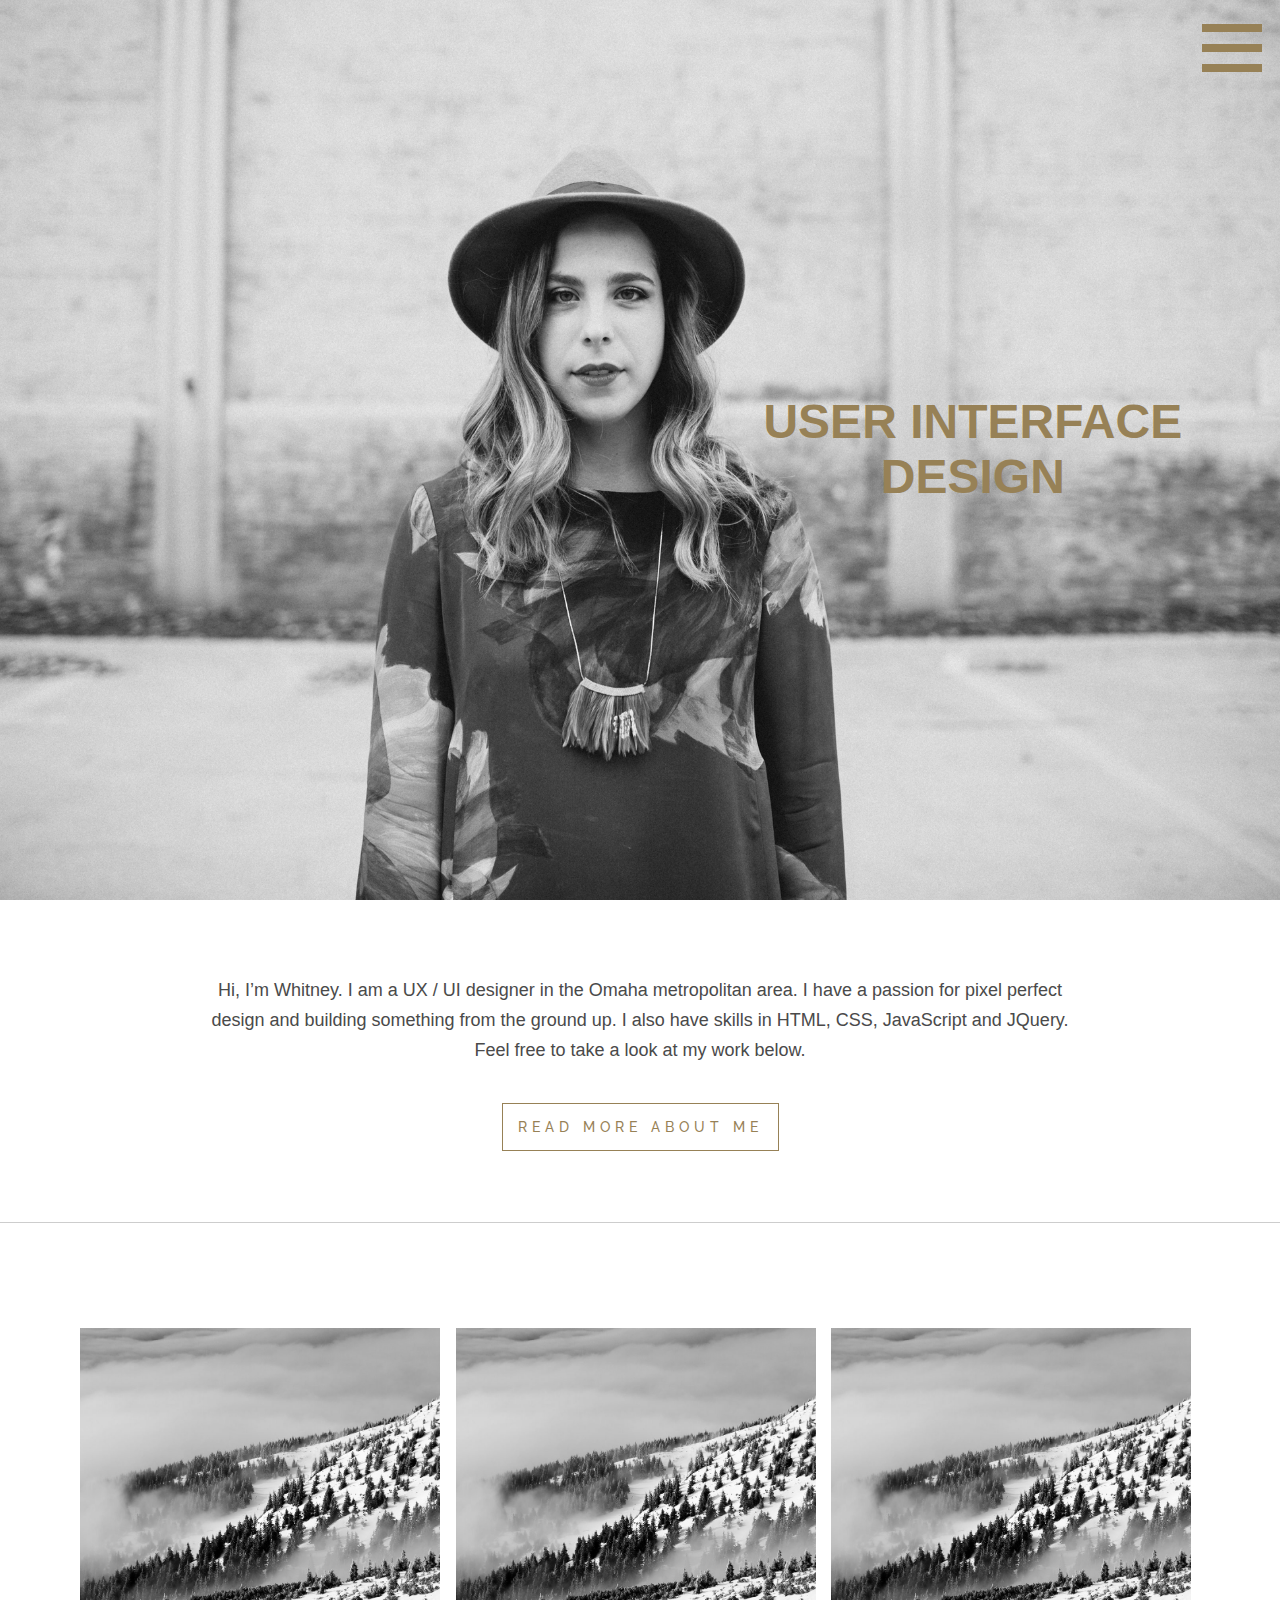
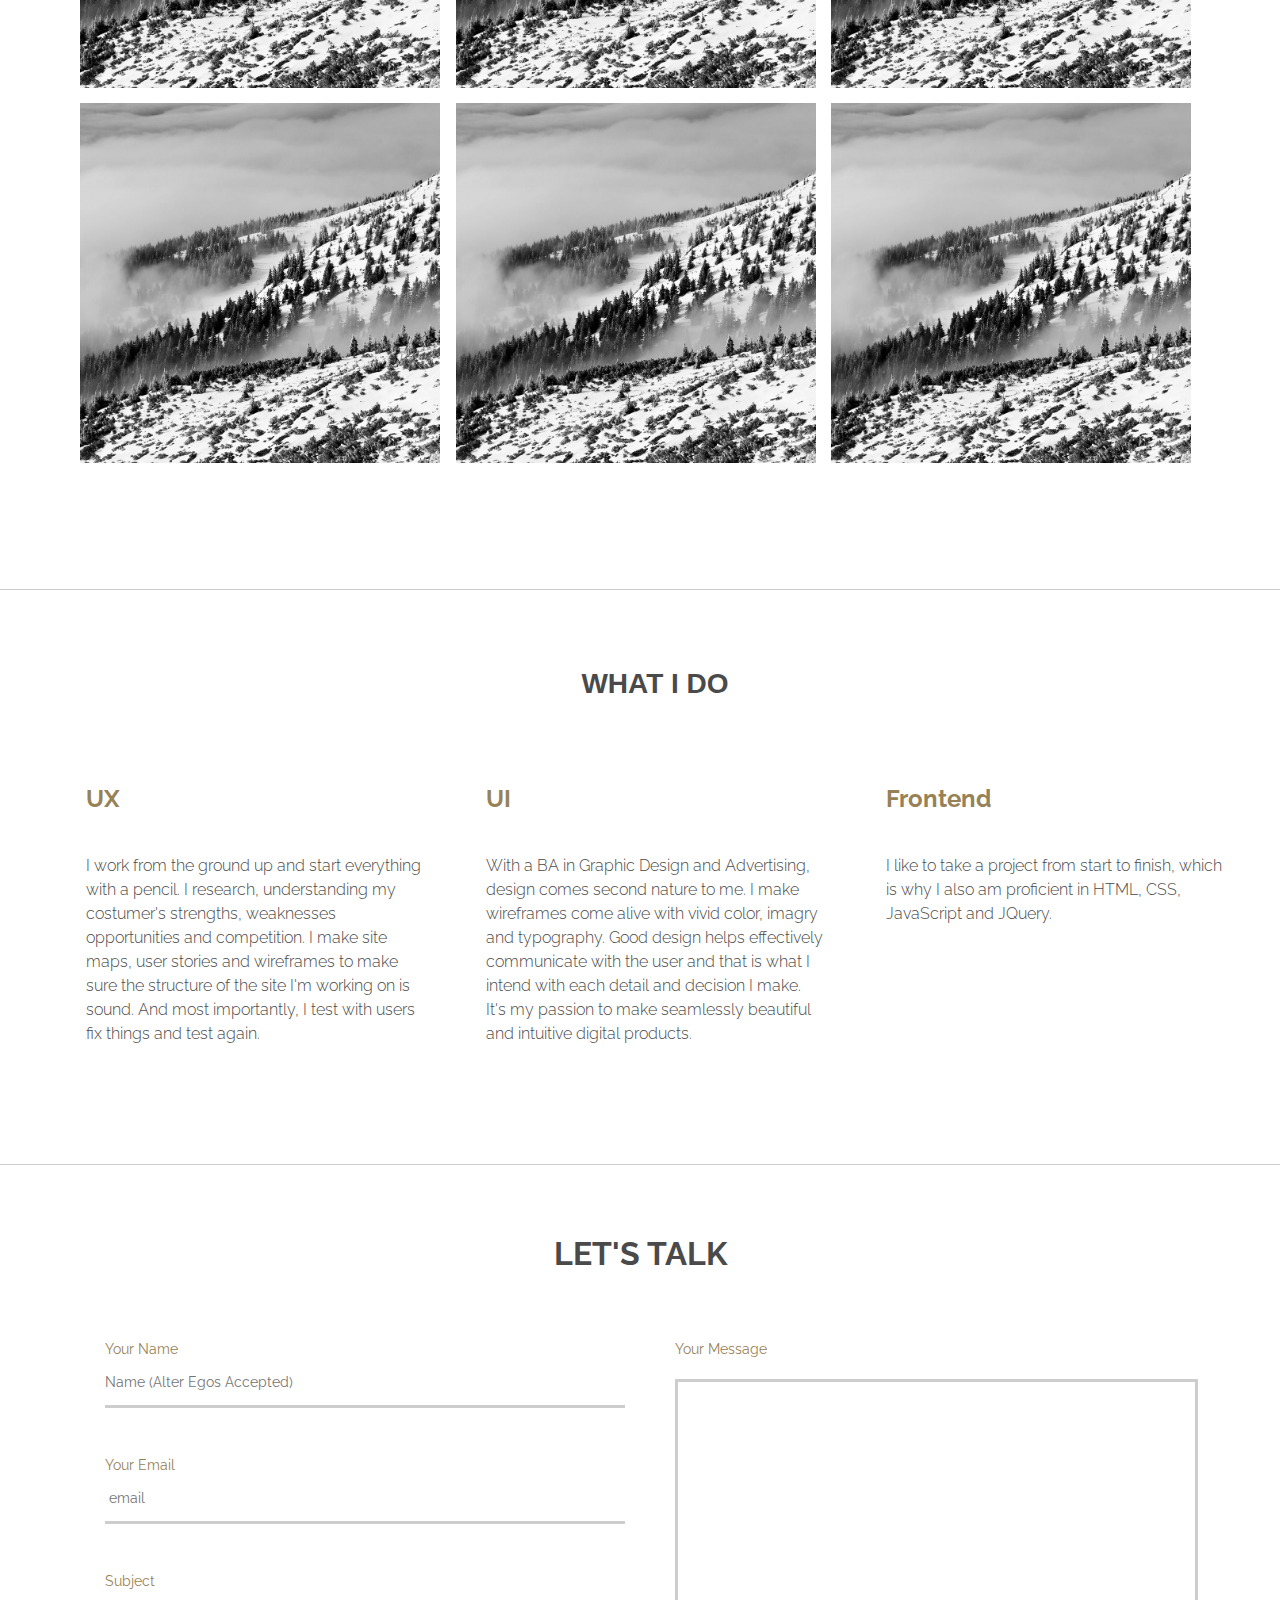
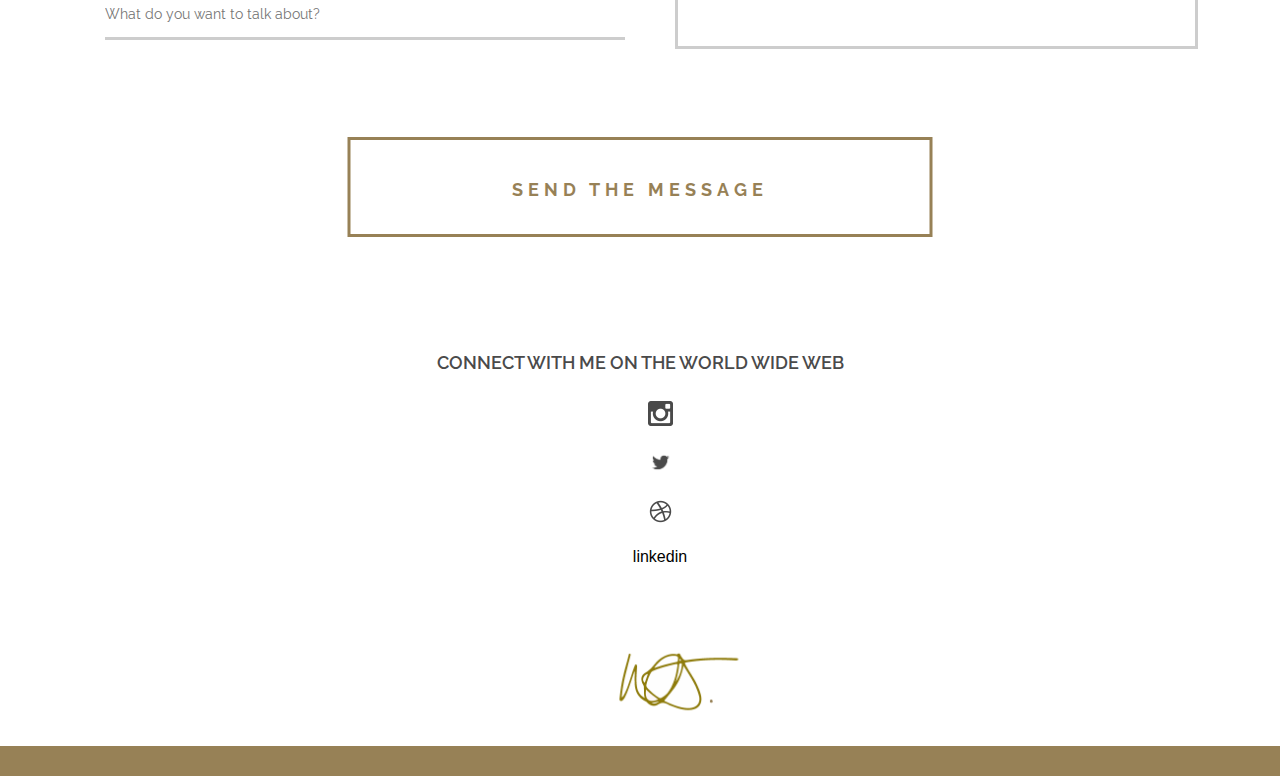
<file: index.html>
<!--
In head
    Link to a css file
    Optional: Link to Waypoints.js
    Link to jQuery
    Link to a js file
        Wrap in $(document).ready
-->
<!--General Assembly - Dash which is a good 101 tutorial-->


<!DOCTYPE html>
<html>
<head>
<meta name="viewport" content="width=device-width, initial-scale=1">
<link href='https://fonts.googleapis.com/css?family=Raleway:400,300,600,800' rel='stylesheet' type='text/css'>
<link rel="stylesheet" type="text/css" href="styles/normalize.css">
<link rel="stylesheet" type="text/css" href="styles/flex-grid.css"> 
<link rel="stylesheet" type="text/css" href="styles/hamburger.css"> 
<link rel="stylesheet" type="text/css" href="styles/main.css">
<script src="https://code.jquery.com/jquery-2.1.3.min.js"></script>
<script src="scripts/main.js"></script>
<meta charset="UTF-8">
<title>Whitney's Portfolio</title>
</head>
<body>
    
    
<!--     HERO SECTION BEGINS -->
    <div class="hero">
                <div class="gold-banner">
                    <div class="design-code">
                        <h1 id="design">UX + UI </h1>
                    </div>
                </div>
         
        <header>
             
        <div class="nav">
            <button class="c-hamburger c-hamburger--htx" id="overlay-menu">
                <span>toggle menu</span>
            </button>
                
                <div class="overlay">
                <div class="wrap">
                <div class="wrap-nav">
                    <ul>
                      <li><a href="#work">Work</a></li>
                      <li><a href="about.html">About</a></li>
                      <li><a href="#contact">Contact</a></li>
                    </ul>
                </div>
                </div>
                </div>
             </div>
           
        </header>



            <div id="header">
                <div class="design-code">
                    <h1 id="code"> User Interface Design</h1>
                </div>
            </div>
        </div>
    </div> 
    

<!---- INTRO SECTION --->
    <div class="site-wrapper">
    <section id="welcome">
        <div class="container">
            <h3>Hi, I’m Whitney.  I am a UX / UI designer in the Omaha metropolitan area. I have a passion for pixel perfect design and building something from the ground up.  I also have skills in HTML, CSS, JavaScript and JQuery. Feel free to take a look at my work below.  </h3>
        </div>
        
        <div class="aboutme-button">
            <a href="about.html">Read More about me</a>
    </div>
        
        
        <div id="line-break"></div>
    </section>

<!---WORK SECTION BEGINS---->
    <section id="work">
        <span id="work"></span>
        <div class="container">
            <ul class="photo-grid">
            
                <li>
                    <img src="images/b-w-photo.jpg">
                        <div class= "caption">
                            <div class="blur"></div>
                                <div class="caption-text">
                                    <h3>PayCrave</h3>
                                    <h4>Mobile, UX, UI, Branding</h4>
                      
                                    <a href="paycrave.html">Take a look</a>
                                </div>
                        </div>
                </li>
                
                <li>
                    <img src="images/b-w-photo.jpg">
                        <div class= "caption">
                            <div class="blur"></div>
                                <div class="caption-text">
                                    <h3>Vibe Tribe</h3>
                                    <h4>Web, Eccomerce, UX, UI, Branding</h4>
                                
                                    <a href="vibetribe.html">Take a look</a>
                                </div>
                        </div>	
                </li>
                
                <li>
                    <img src="images/b-w-photo.jpg">
                        <div class= "caption">
                            <div class="blur"></div>
                                <div class="caption-text">
                                    <h3>Game Tree</h3>
                                    <h4>Web, UX, UI, Branding</h4>
                               
                                    <a href="gametree.html">Take a look</a>
                                </div>
                        </div>
                </li>
                
                <li>
                    <img src="images/b-w-photo.jpg">
                        <div class= "caption">
                            <div class="blur"></div>
                                <div class="caption-text">
                                    <h3>Blocitoff</h3>
                                    <h4>Mobile, UX, UI</h4>
                              
                                    <a href="blocitoff.html">Take a look</a>
                                </div>	
                        </div>
                </li>
                
                <li>
                    <img src="images/b-w-photo.jpg">
                        <div class= "caption">
                            <div class="blur"></div>
                                <div class="caption-text">
                                    <h3>Jott.ly</h3>
                                    <h4>Web, UI, Branding</h4>
                      
                                    <a href="jottly.html">Take a look</a>
                                </div>	
                        </div>
                </li>
                
                <li>
                    <img src="images/b-w-photo.jpg">
                        <div class= "caption">
                            <div class="blur"></div>
                                <div class="caption-text">
                                    <h3>Project Title</h3>
                                    <h4>Branding, UX, UI, Frontend</h4>
                      
                                    <a href="paycrave.html">Take a look</a>
                                </div>
                        </div>
                </li>
                
<!--
                <li>
                    <img src="images/b-w-photo.jpg">
                       <div class= "caption">
                            <div class="blur"></div>
                                <div class="caption-text">
                                    <h3>Project Title</h3>
                                    <h4>Branding, UX, UI, Frontend</h4>
                                
                                    <a href="paycrave.html">Take a look</a>
                                </div>
                        </div>
                </li>
                
                <li>
                    <img src="images/b-w-photo.jpg">
                        <div class= "caption">
                            <div class="blur"></div>
                                <div class="caption-text">
                                    <h3>Project Title</h3>
                                    <h4>Branding, UX, UI, Frontend</h4>
                                   
                                    <a href="paycrave.html">Take a look</a>
                                </div>	
                        </div>
                </li>
                
                <li>
                    <img src="images/b-w-photo.jpg">
                        <div class= "caption">
                            <div class="blur"></div>
                                <div class="caption-text">
                                    <h3>Project Title</h3>
                                    <h4>Branding, UX, UI, Frontend</h4>
                                    
                                    <a href="paycrave.html">Take a look</a>
                                </div>	
                        </div>
                </li>
                
-->
            </ul>
            </div>
        </section>
        
    <div id="line-break"></div>
    
       
<!-- SELLING POINTS BEGINS -->
    <section class="selling-points container clearfix"> 
       
        <h3>WHAT I DO</h3>
    <div class="container">
        <div class="row column-xs normal-md">
            <div class="col-xs-4">
                <div class="point">
                    <span class="ux"></span>
                    <h5 class="point-title">UX</h5>
                    <p class="point-description">I work from the ground up and start everything with a pencil. I research, understanding my costumer's strengths, weaknesses opportunities and competition. I make site maps, user stories and wireframes to make sure the structure of the site I'm working on is sound. And most importantly, I test with users fix things and test again.  </p>
                </div>
            </div>
        
        
            <div class="col-xs-4">
                <div class="point">
                    <span class="ui"></span>
                    <h5 class="point-title">UI</h5>
                    <p class="point-description">With a BA in Graphic Design and Advertising, design comes second nature to me. I make wireframes come alive with vivid color, imagry and typography. Good design helps effectively communicate with the user and that is what I intend with each detail and decision I make. It's my passion to make seamlessly beautiful and intuitive digital products.</p>
                </div>
            </div>
      
            
            <div class="col-xs-4">
                <div class="point">
                    <span class="frontend"></span>
                    <h5 class="point-title">Frontend</h5>
                    <p class="point-description">I like to take a project from start to finish, which is why I also am proficient in HTML, CSS, JavaScript and JQuery.  </p>
                </div>
            </div>
        </div>
    </div>
    </section>
        
        <div id="line-break"></div>
    
  
<!-- CONTACT SECTION BEGINS -->
    
        <div class="contact">
            <span id="contact"></span>
            <h1>Let's Talk</h1>
            <div class="container">
            <div class="row end-md">
                <div class="col-md-6">
                    <div id="contact-form">
                        <br>
                        <form>
                            <label class="name">Your Name</label>
                            <input name="name" id="name" type="text" value placeholder="Name (Alter Egos Accepted)">
                            <label class="email">Your Email</label>
                            <input name="email" id="email" type="text" value placeholder=" email">
                            <label class="subject">Subject</label>
                            <input name="subject" id="subject" type="text" value placeholder="What do you want to talk about?">
                        </div>
                    </div>
        
                
        
                    <div class="col-md-6">
                        <div id="message-box">
                            <label class="message">Your Message</label>
                            <textarea name="message" id="message" cols="20" rows="8"></textarea>
                        </div>
                    </div>
                </div>
                        <div id="send">
                            <input name type="submit" class="send" value="send the message"> 
                        </div>
                        </form>            
                   
                </div>
                </div>
           
                

   
    
<!--- FOOTER BEGINS -->
        
    <div id="break"></div>
    
    <div class="footer">
        <h3>Connect with me on the world wide web</h3>
            <ul>
                <li><a href="https://www.instagram.com/photojenich/"><img src="images/insta.gif"></a></li>
                <li><a href="https://twitter.com/Hwhit_knee"><img src="images/twitter.png"></a></li>
                <li><a href="https://dribbble.com/whitneyjenich"><img src="images/dribble.gif"></a></li>
                <li><a href="https://www.linkedin.com/in/whitney-jenich-627a1578">linkedin</a></li>
                
        </ul>
        
        <div class="logo">
            <img src="images/images/logo_03.png">
        </div>
        
        <div class="page-end"></div>
        
        
    </div>
    </div>
    </div>
</body>
</html>
</file>
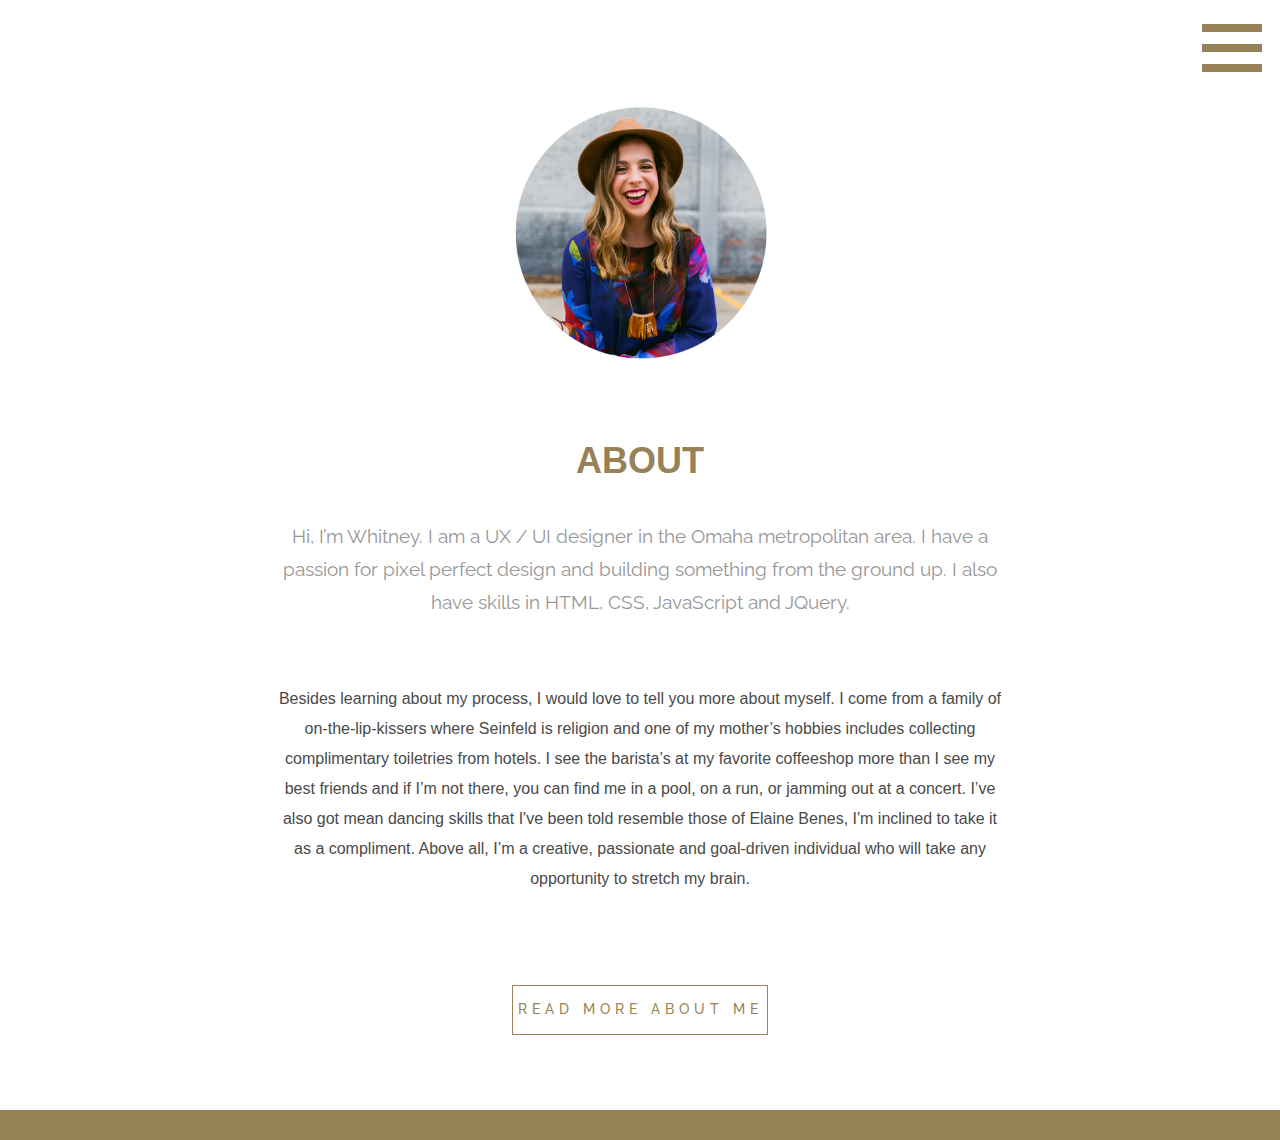
<file: about.html>
<html>
<meta name="viewport" content="width=device-width, initial-scale=1">
<link href='https://fonts.googleapis.com/css?family=Raleway:400,300,600,800' rel='stylesheet' type='text/css'>
<link rel="stylesheet" type="text/css" href="styles/normalize.css">
<link rel="stylesheet" type="text/css" href="styles/about.css">
<link rel="stylesheet" type="text/css" href="styles/hamburger.css">    
<script src="https://code.jquery.com/jquery-2.1.3.min.js"></script>
<script src="scripts/main.js"></script>
<meta charset="UTF-8">
<title>Whitney's Portfolio</title>
</head>
<body>
    
     <header>
             
        <div class="nav">
            <button class="c-hamburger c-hamburger--htx" id="overlay-menu">
                <span>toggle menu</span>
            </button>
                
                <div class="overlay">
                <div class="wrap">
                <div class="wrap-nav">
                    <ul>
                      <li><a href="/index.html#work">Work</a></li>
                      <li><a href="about.html">About</a></li>
                      <li><a href="/index.html#contact">Contact</a></li>
                    </ul>
                </div>
                </div>
                </div>
             </div>
           
</header>
    
    <div class="hero">
        <img src="images/about-hero.png">
    </div>
<!--        </button>-->
    
    <div class="site-wrapper">
    
    <div class="header">ABOUT</div>
        
        <h3>Hi, I’m Whitney.  I am a UX / UI designer in the Omaha metropolitan area. I have a passion for pixel perfect design and building something from the ground up.  I also have skills in HTML, CSS, JavaScript and JQuery.  </h3>
    
    
    <div class="body">
        <p>Besides learning about my process, I would love to tell you more about myself.  I come from a family of on-the-lip-kissers where Seinfeld is religion and one of my mother’s hobbies includes collecting complimentary toiletries from hotels. I see the barista’s at my favorite coffeeshop more than I see my best friends and if I’m not there, you can find me in a pool, on a run, or jamming out at a concert. I’ve also got mean dancing skills that I've been told resemble those of Elaine Benes, I'm inclined to take it as a compliment. Above all, I’m a creative, passionate and goal-driven individual who will take any opportunity to stretch my brain. </p>
    </div>
    
     <div id="resume-button">
    <input name type="button" class="download" value="Read More About Me"><a href="about.html"></a>
    </div>
        
    
 <div class="page-end"></div>
    
        

    </div>
    
    
    
    
    
    
</body>
</html>
</file>
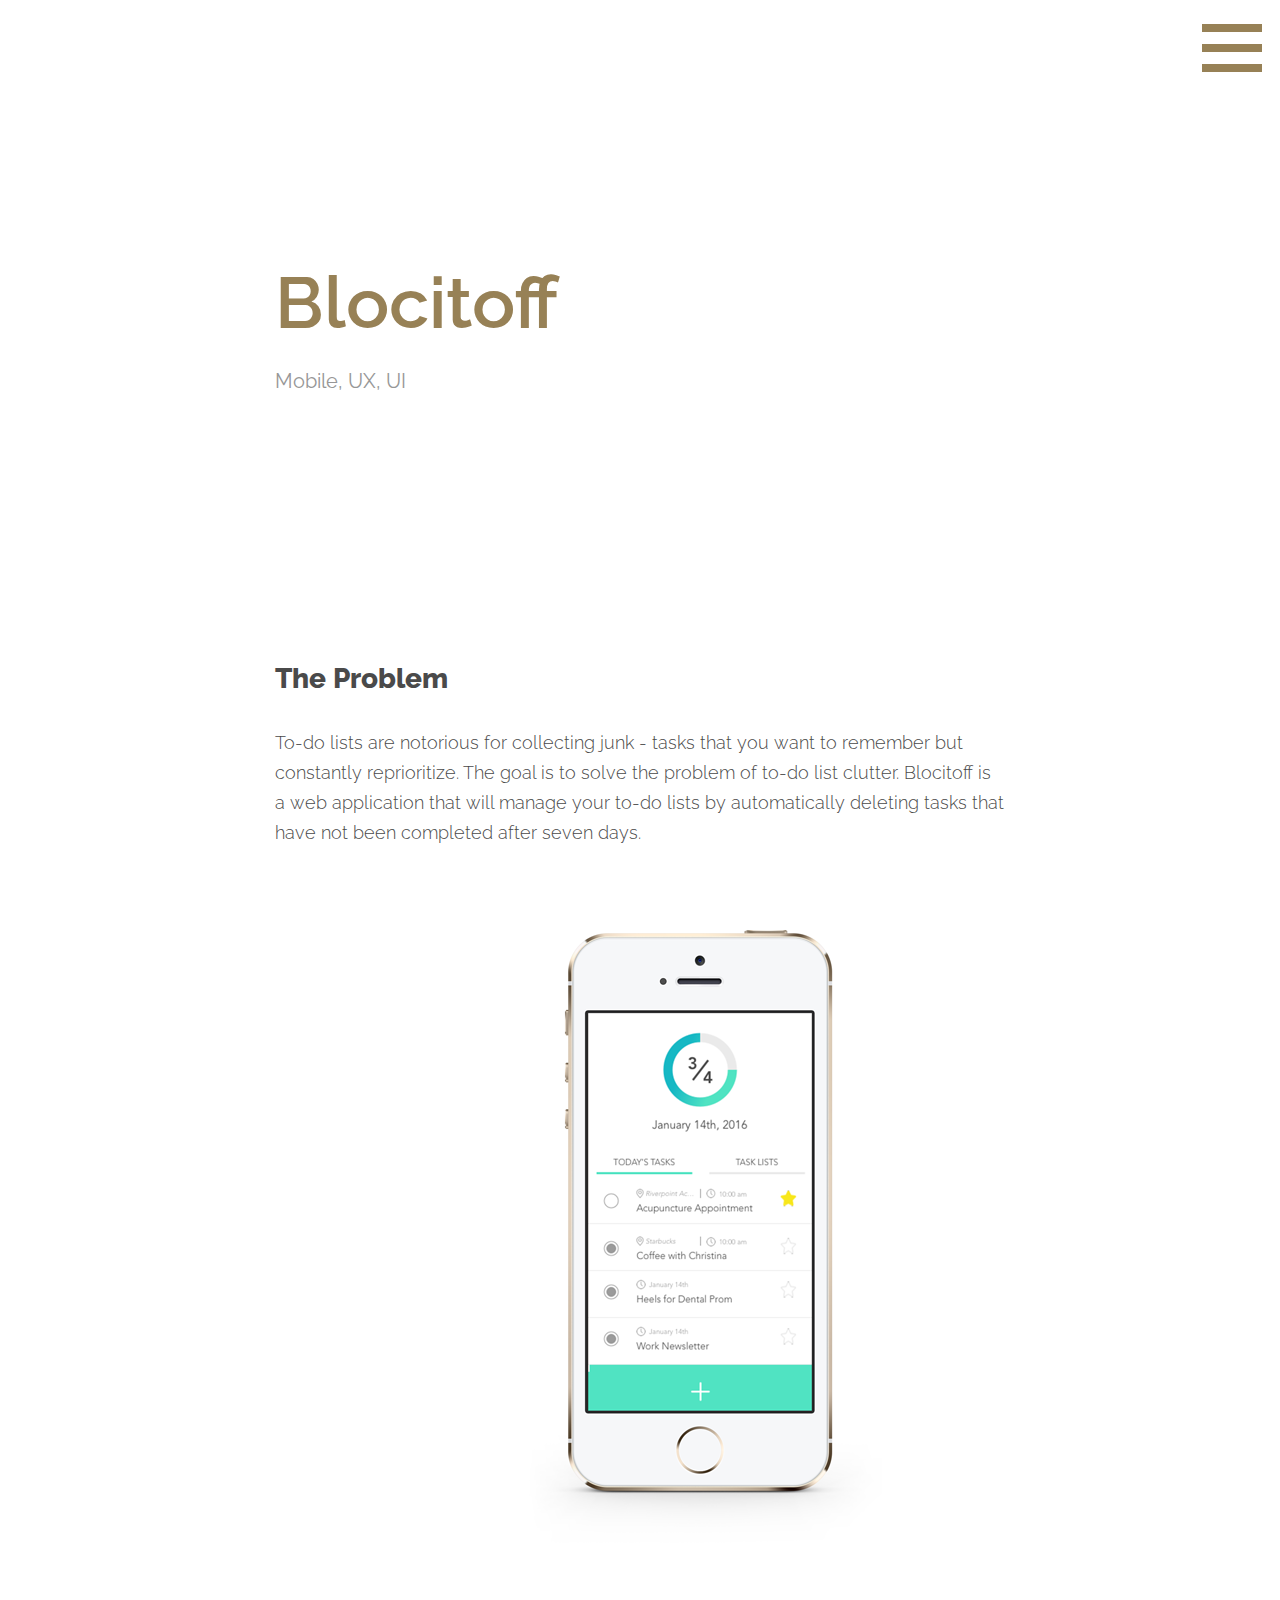
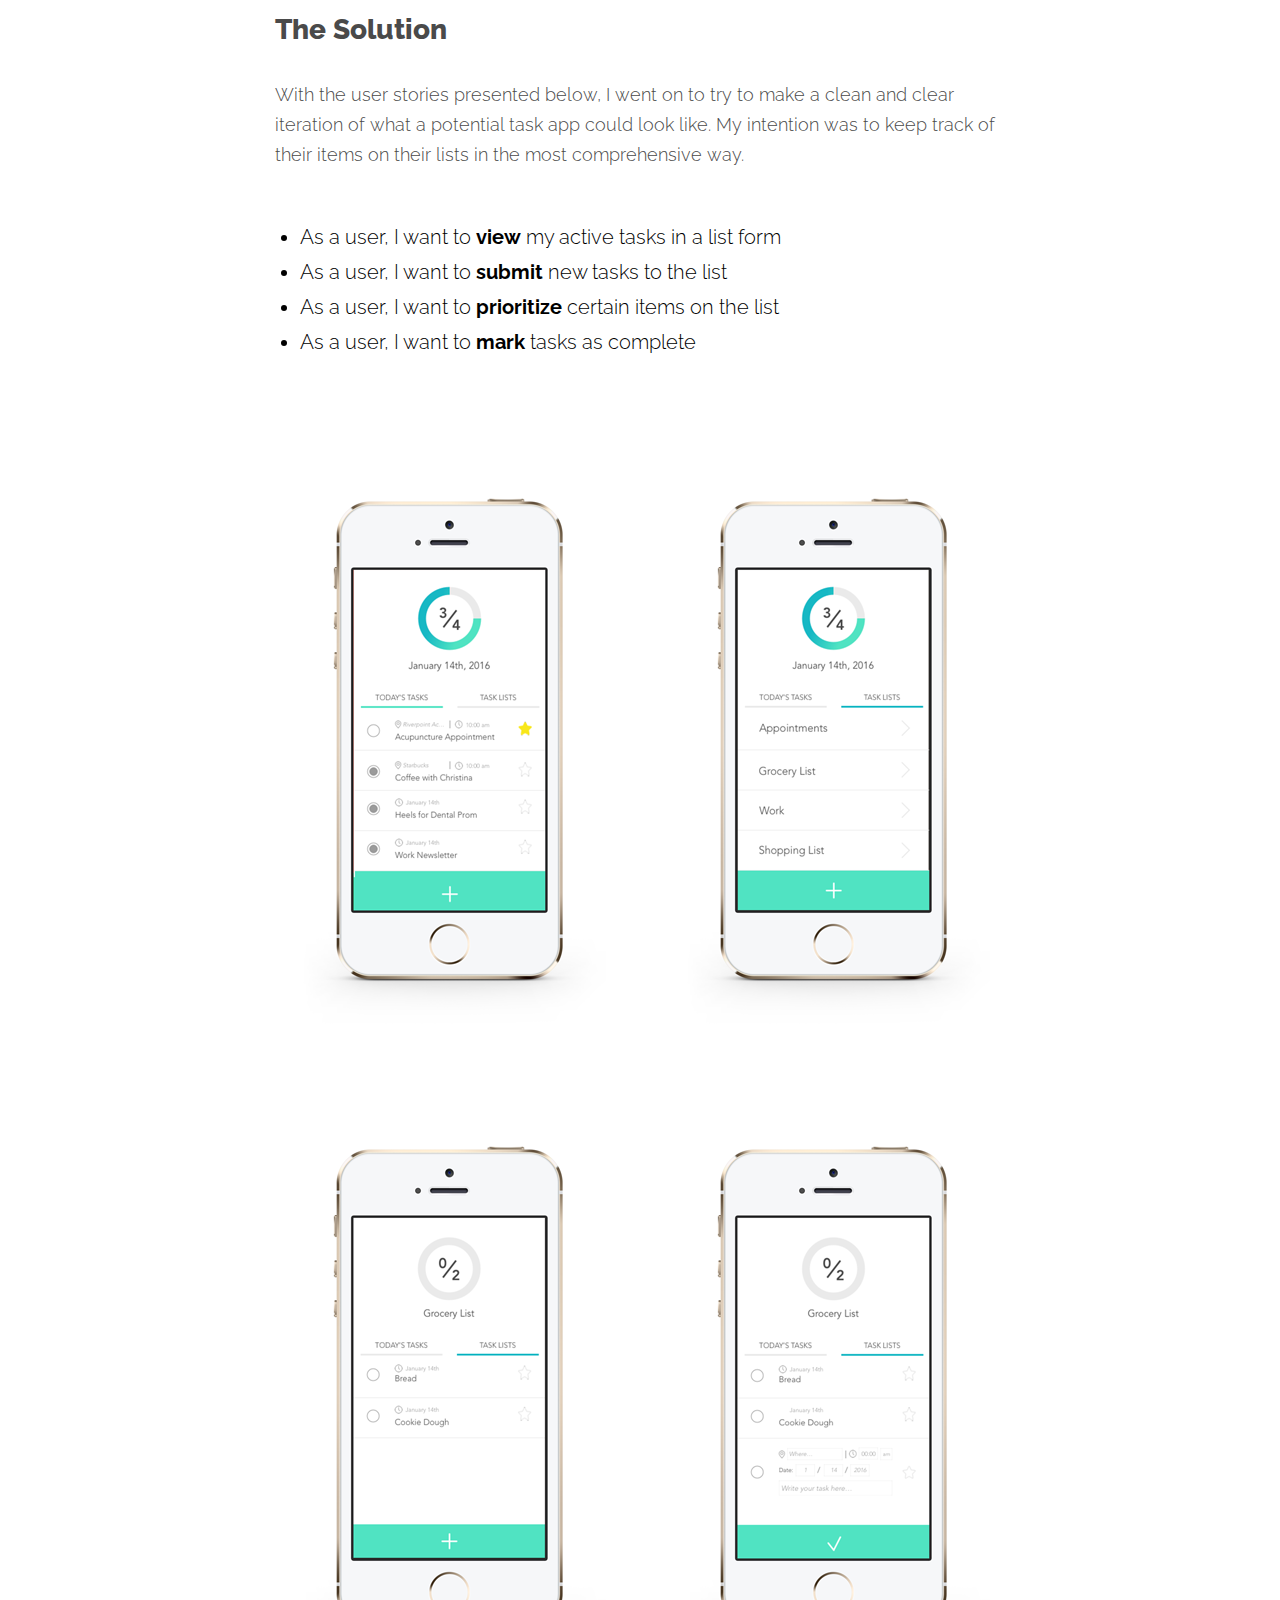
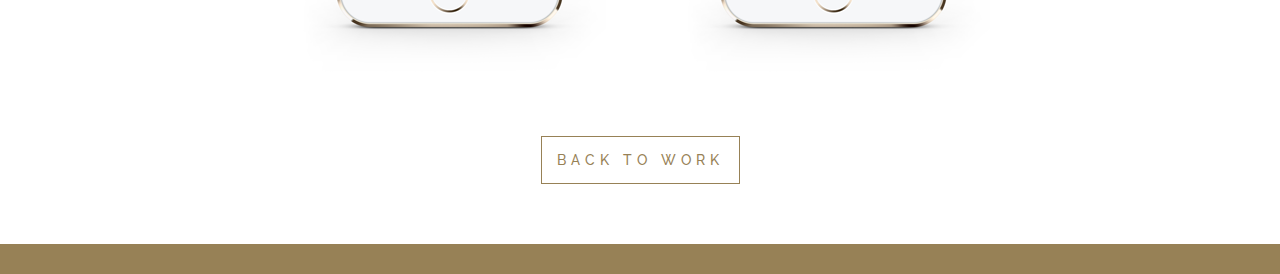
<file: blocitoff.html>
<!DOCTYPE html>
<html>
<head>
<meta name="viewport" content="width=device-width, initial-scale=1">
<link href='https://fonts.googleapis.com/css?family=Raleway:400,300,600,800' rel='stylesheet' type='text/css'>
<link rel="stylesheet" type="text/css" href="styles/normalize.css">
<link rel="stylesheet" type="text/css" href="styles/hamburger.css"> 
<link rel="stylesheet" type="text/css" href="styles/gallery.css">
<script src="https://code.jquery.com/jquery-2.1.3.min.js"></script>
<script src="scripts/main.js"></script>
<meta charset="UTF-8">
<title>Blocitoffff</title>
</head>
<body>
<!----- Hero Section Begins ------>
    <header>
             
        <div class="nav">
            <button class="c-hamburger c-hamburger--htx" id="overlay-menu">
                <span>toggle menu</span>
            </button>
                
                <div class="overlay">
                <div class="wrap">
                <div class="wrap-nav">
                    <ul>
                      <li><a href="/index.html#work">Work</a></li>
                      <li><a href="about.html">About</a></li>
                      <li><a href="/index.html#contact">Contact</a></li>
                    </ul>
                </div>
                </div>
                </div>
             </div>
    </header>
    
<!----- Description Section Begins ----->
    
     <div class="main-title">Blocitoff</div>
    <div class="project-type">Mobile, UX, UI</div>
    
    <div class="header">
       <h2>The Problem</h2>
        <h3>To-do lists are notorious for collecting junk - tasks that you want to remember but constantly reprioritize. The goal is to solve the problem of to-do list clutter. Blocitoff is a web application that will manage your to-do lists by automatically deleting tasks that have not been completed after seven days.
        </h3>
    </div>
    
    <div class="content-photo">
        <img src="images/task-app-overview.png">
    </div>
    
    <h2>The Solution</h2>
    <h3>With the user stories presented below, I went on to try to make a clean and clear iteration of what a potential task app could look like. My intention was to keep track of their items on their lists in the most comprehensive way.   </h3>
        <ul>
                <li>As a user, I want to <b>view</b> my active tasks in a list form </li>
                <li>As a user, I want to <b>submit</b> new tasks to the list</li>
                <li>As a user, I want to <b>prioritize</b> certain items on the list</li>
                <li>As a user, I want to <b>mark</b> tasks as complete</li>
        </ul>
   
    
        <div class="photo-container">
            <div id="content-photo-2">
                <img src="images/task-app-1.png">
            </div>
            <div id="content-photo-2">
                <img src="images/task-app-2.png">
            </div>
        </div>

        <div class="photo-container">
            <div id="content-photo-2">
                <img src="images/task-app-3.png">
            </div>
            <div id="content-photo-2">
                <img src="images/task-app-4.png">
            </div>
        </div>
    

    
    

<!----- Footer Begins ----->
    
    <div class="button">
            <a href="/index.html#work">Back to Work</a>
    </div>
    

    <div class="page-end"></div>
</file>
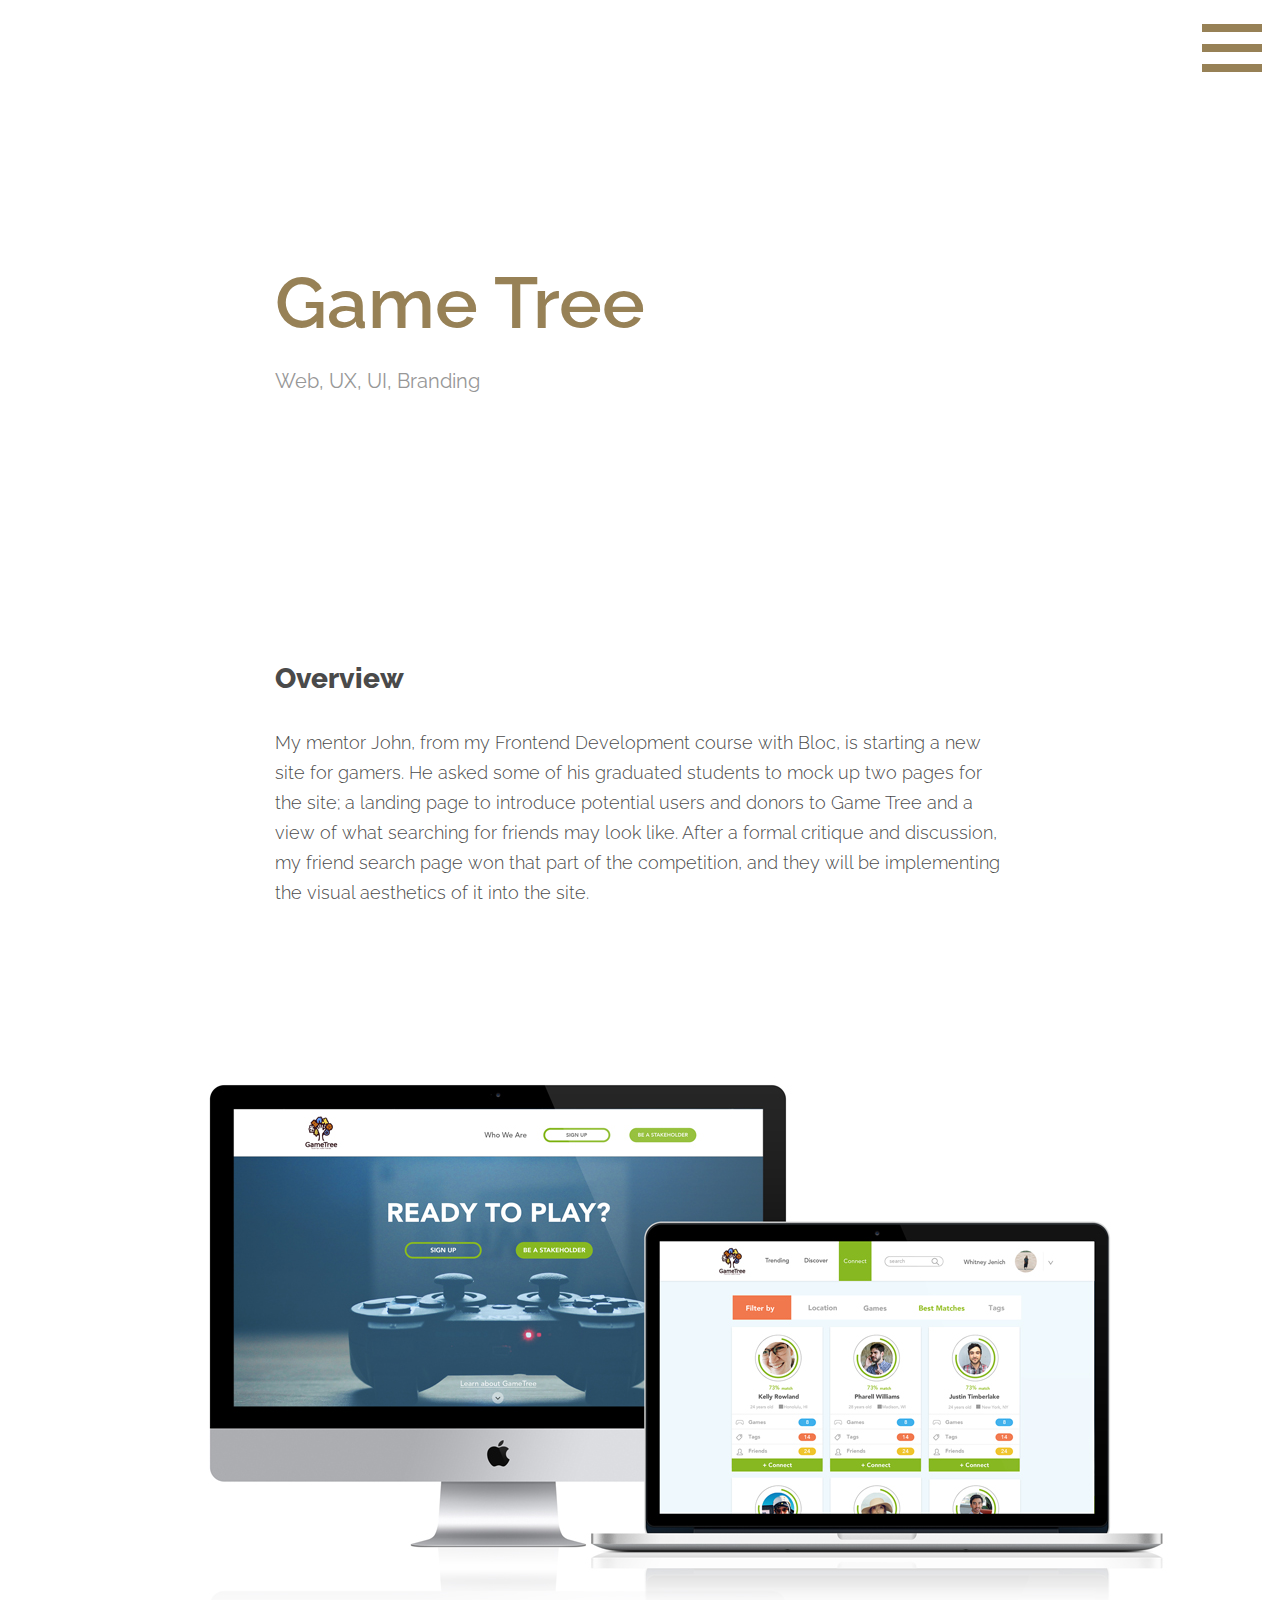
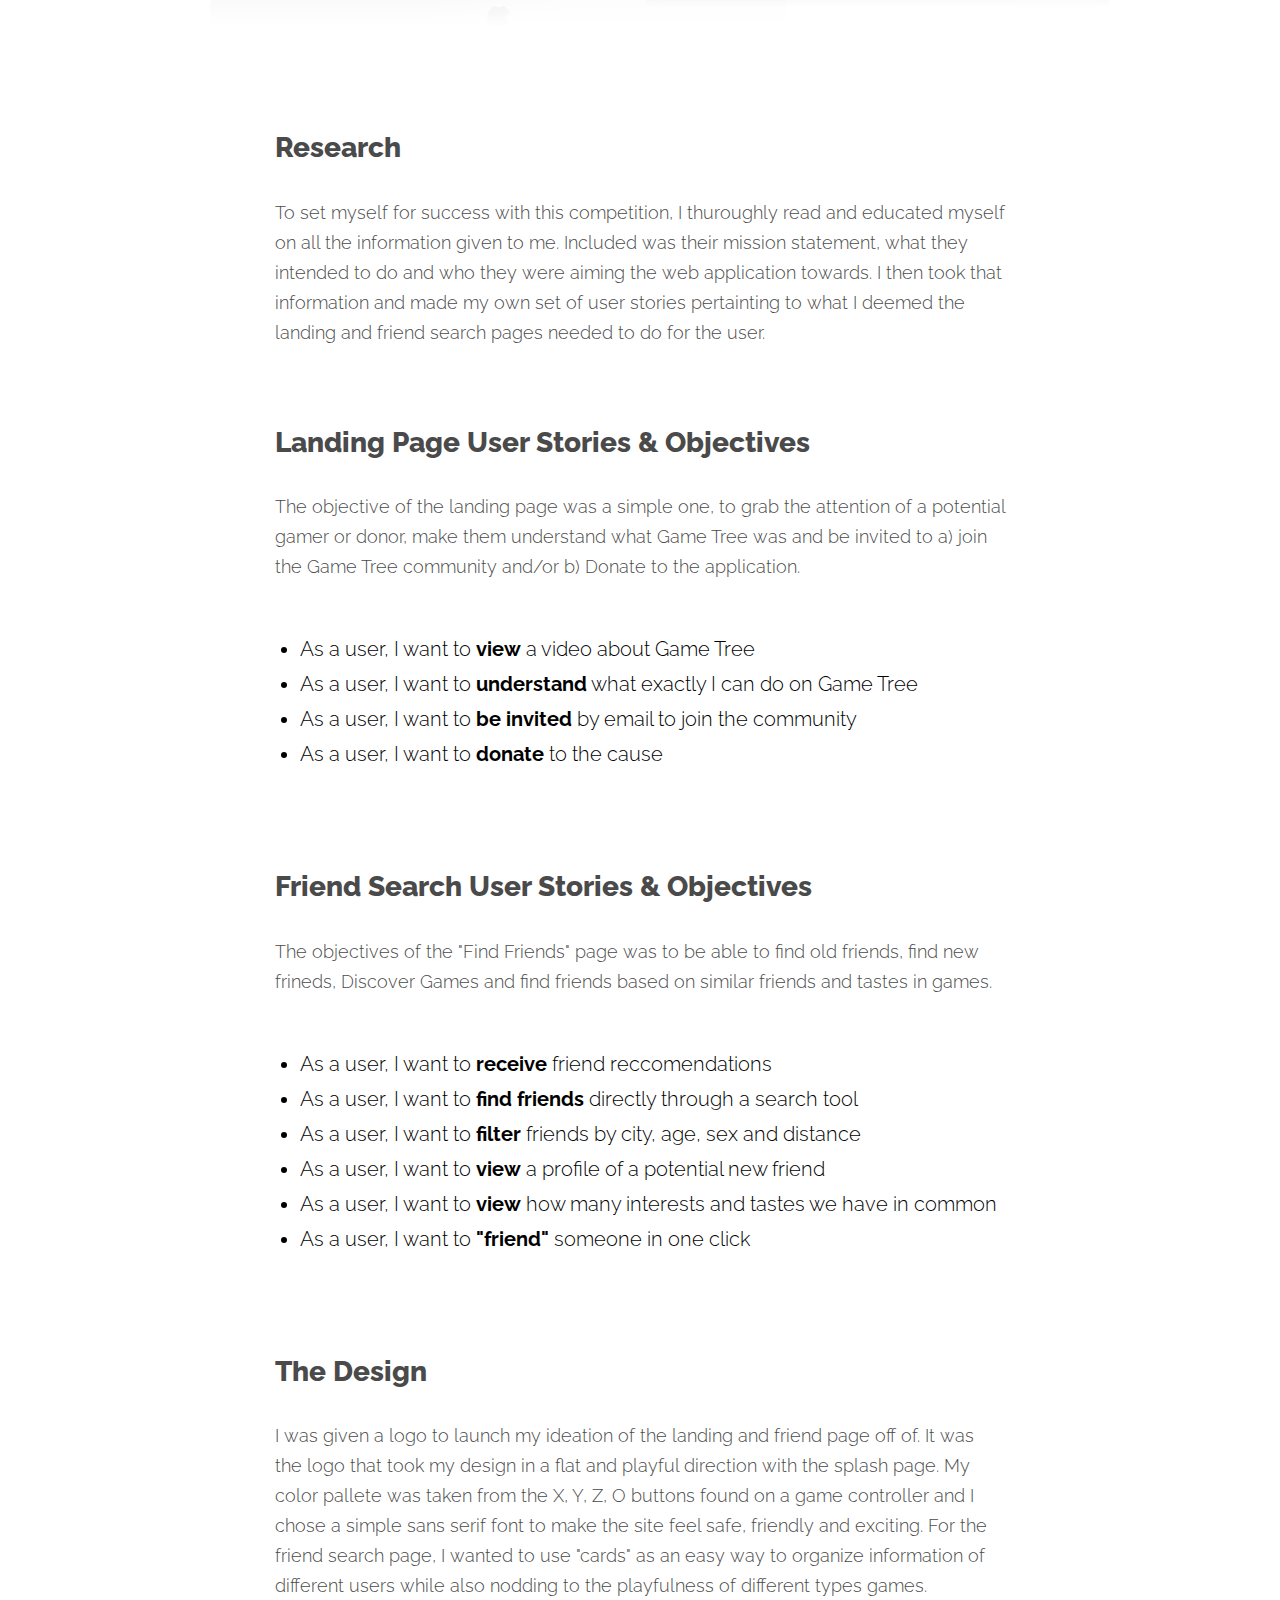
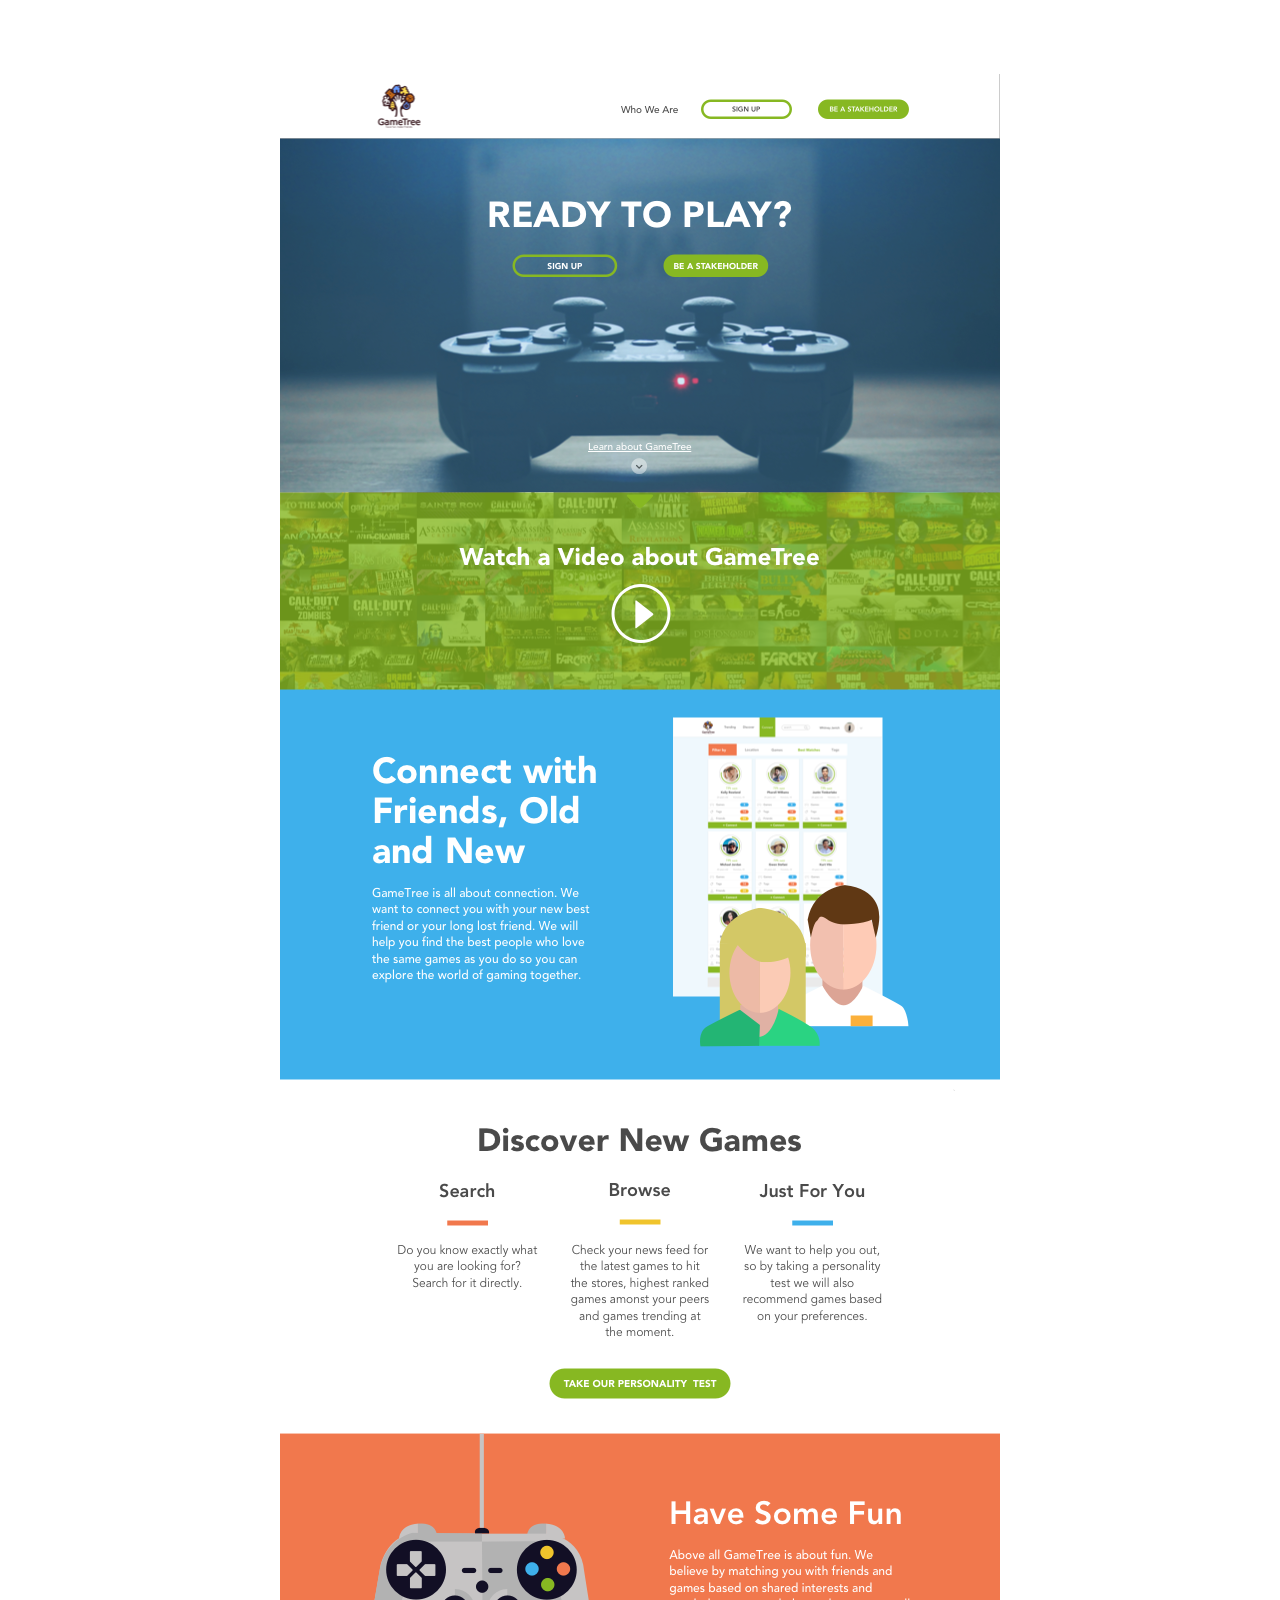
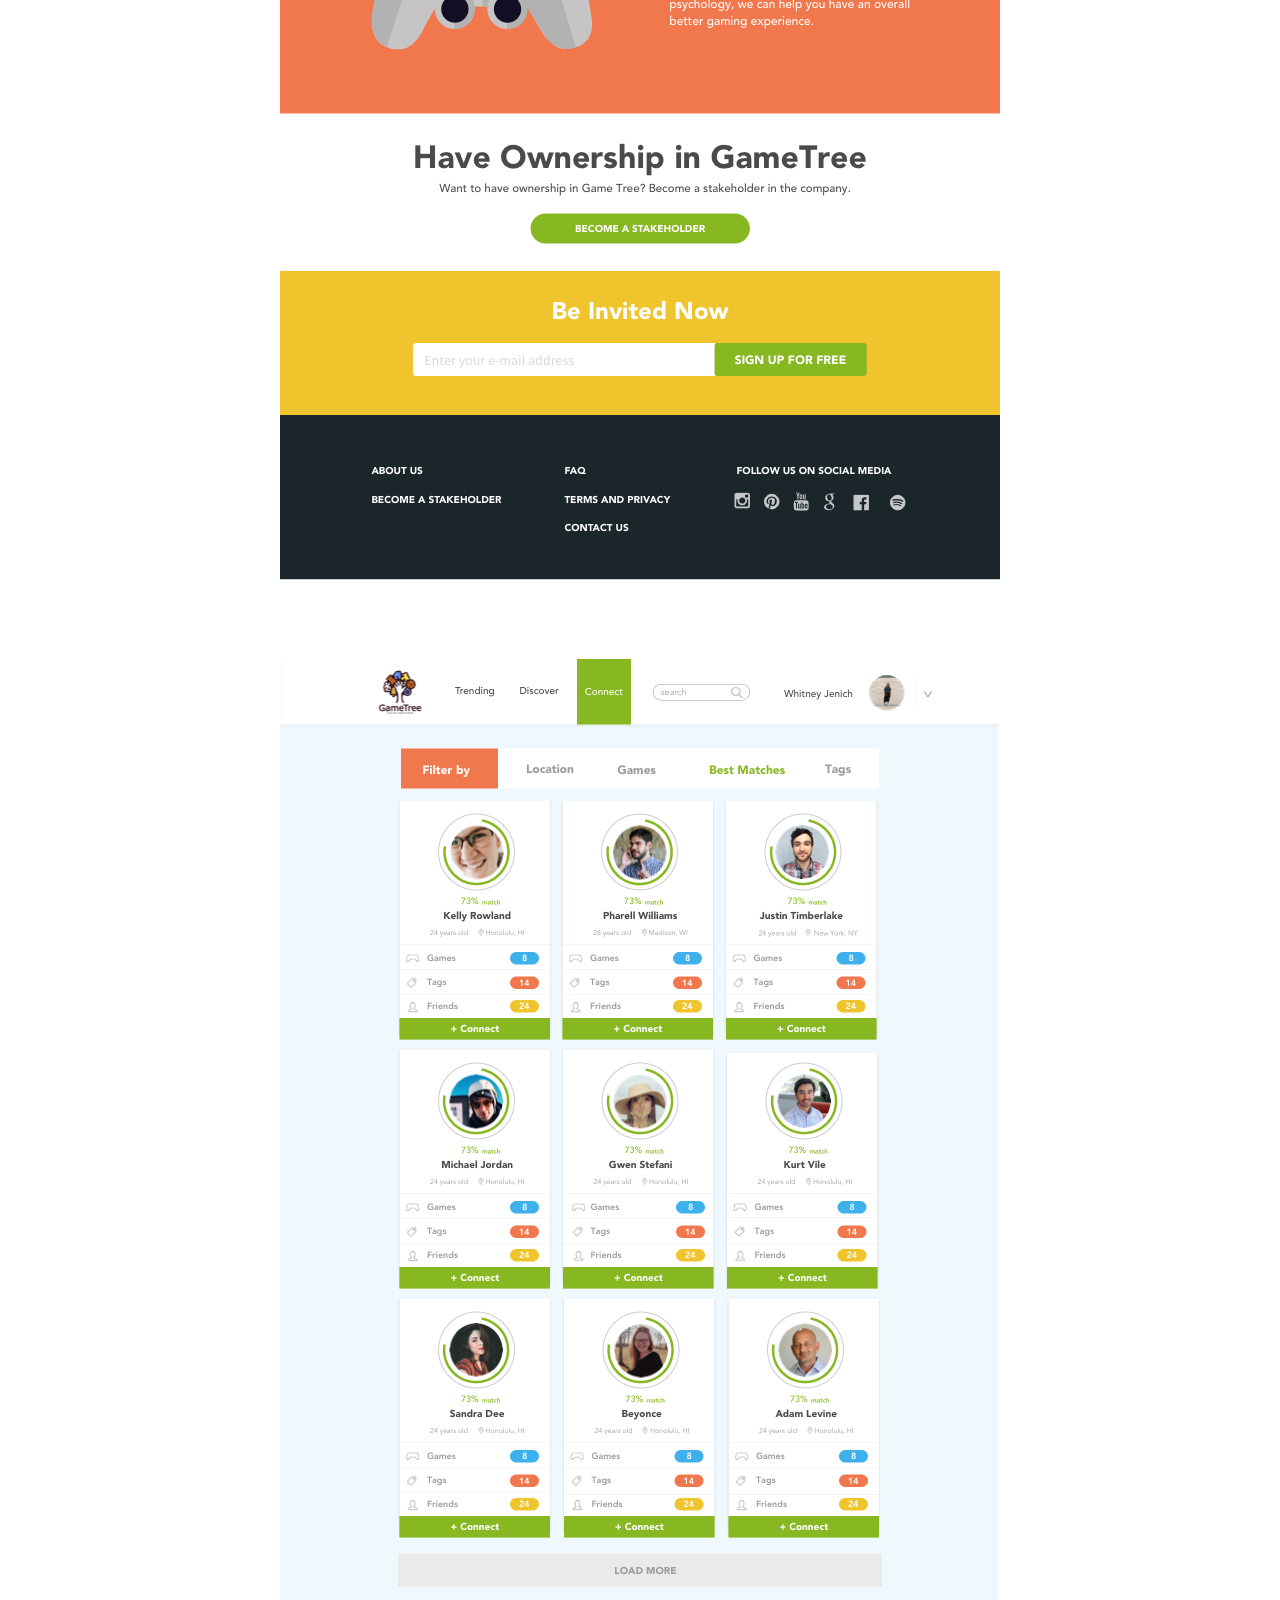
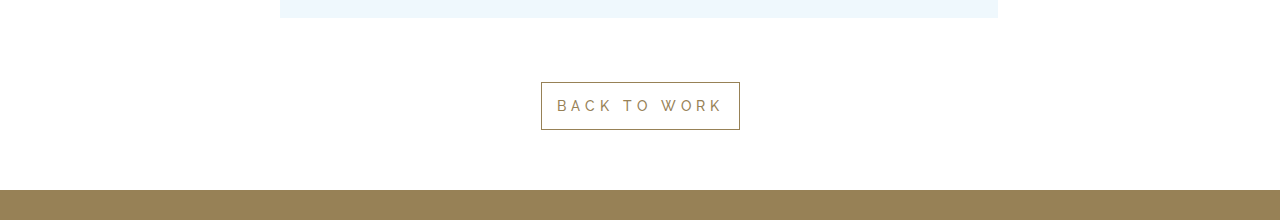
<file: gametree.html>
<!DOCTYPE html>
<html>
<head>
<meta name="viewport" content="width=device-width, initial-scale=1">
<link href='https://fonts.googleapis.com/css?family=Raleway:400,300,600,800' rel='stylesheet' type='text/css'>
<link rel="stylesheet" type="text/css" href="styles/normalize.css">
<link rel="stylesheet" type="text/css" href="styles/hamburger.css"> 
<link rel="stylesheet" type="text/css" href="styles/gallery.css">
<script src="https://code.jquery.com/jquery-2.1.3.min.js"></script>
<script src="scripts/main.js"></script>
<meta charset="UTF-8">
<title>Game Tree</title>
</head>
<body>
    <!----- Hero Section Begins ------>
    <header>
             
        <div class="nav">
            <button class="c-hamburger c-hamburger--htx" id="overlay-menu">
                <span>toggle menu</span>
            </button>
                
                <div class="overlay">
                <div class="wrap">
                <div class="wrap-nav">
                    <ul>
                      <li><a href="/index.html#work">Work</a></li>
                      <li><a href="about.html">About</a></li>
                      <li><a href="/index.html#contact">Contact</a></li>
                    </ul>
                </div>
                </div>
                </div>
            </div>
    </header>

<!----- Description Section Begins ----->
     <div class="main-title">Game Tree</div>
    <div class="project-type">Web, UX, UI, Branding</div>
    
     <div class="description">
        <h2>Overview</h2>
        <h3>My mentor John, from my Frontend Development course with Bloc, is starting a new site for gamers. He asked some of his graduated students to mock up two pages for the site; a landing page to introduce potential users and donors to Game Tree and a view of what searching for friends may look like. After a formal critique and discussion, my friend search page won that part of the competition, and they will be implementing the visual aesthetics of it into the site.  </h3>
         
     <div id="content-photo">
        <img src="images/game-tree-overview.jpg">
     </div>
         
   
        <h2>Research</h2>
        <h3>To set myself for success with this competition, I thuroughly read and educated myself on all the information given to me. Included was their mission statement, what they intended to do and who they were aiming the web application towards. I then took that information and made my own set of user stories pertainting to what I deemed the landing and friend search pages needed to do for the user. </h3>
        
        <h2>Landing Page User Stories & Objectives</h2>
        <h3>The objective of the landing page was a simple one, to grab the attention of a potential gamer or donor, make them understand what Game Tree was and be invited to a) join the Game Tree community and/or b) Donate to the application.</h3>
        <ul>
                <li>As a user, I want to <b>view</b> a video about Game Tree </li>
                <li>As a user, I want to <b>understand</b> what exactly I can do on Game Tree</li>
                <li>As a user, I want to <b>be invited</b> by email to join the community</li>
                <li>As a user, I want to <b>donate</b> to the cause</li>
        </ul>
        
        <h2>Friend Search User Stories & Objectives</h2>
        <h3>The objectives of the "Find Friends" page was to be able to find old friends, find new frineds, Discover Games and find friends based on similar friends and tastes in games.</h3>
        <ul>
                <li>As a user, I want to <b>receive</b> friend reccomendations </li>
                <li>As a user, I want to <b>find friends</b> directly through a search tool</li>
                <li>As a user, I want to <b>filter</b> friends by city, age, sex and distance</li>
                <li>As a user, I want to <b>view</b> a profile of a potential new friend</li>
                <li>As a user, I want to <b>view</b> how many interests and tastes we have in common</li>
                <li>As a user, I want to <b>"friend"</b> someone in one click</li>
        </ul>
        
        
        <h2>The Design</h2>
        <h3>I was given a logo to launch my ideation of the landing and friend page off of. It was the logo that took my design in a flat and playful direction with the splash page. My color pallete was taken from the X, Y, Z, O buttons found on a game controller and I chose a simple sans serif font to make the site feel safe, friendly and exciting. For the friend search page, I wanted to use "cards" as an easy way to organize information of different users while also nodding to the playfulness of different types games.</h3>
    </div>
      
    <div id="content-photo">
        <img src="images/game-tree-full.png">
    </div>
    
    <div id="content-photo">
        <img src="images/game-tree-friend-full.png">
    </div>
        
    

    
    
<!----- Footer Begins ----->
    <div class="button">
            <a href="/index.html#work">Back to Work</a>
    </div>
    

    <div class="page-end"></div>
    
    </body>
</file>
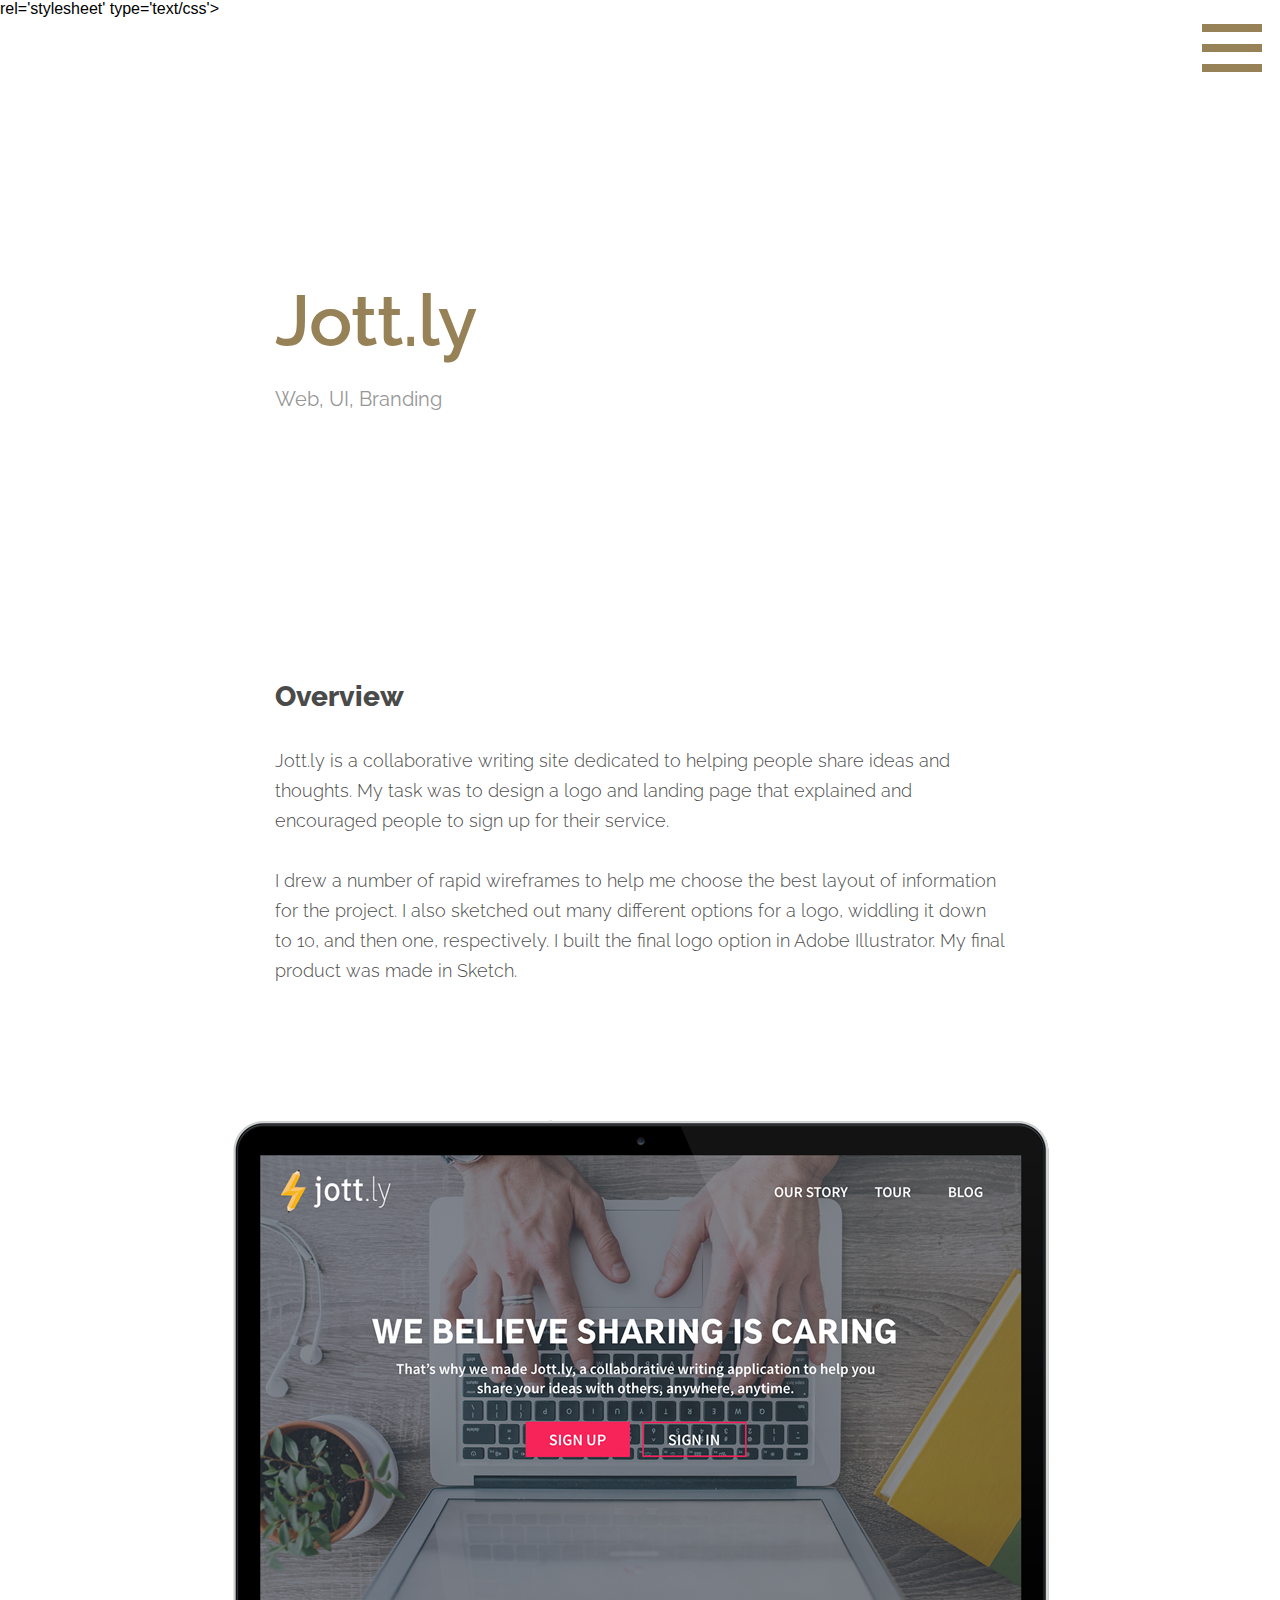
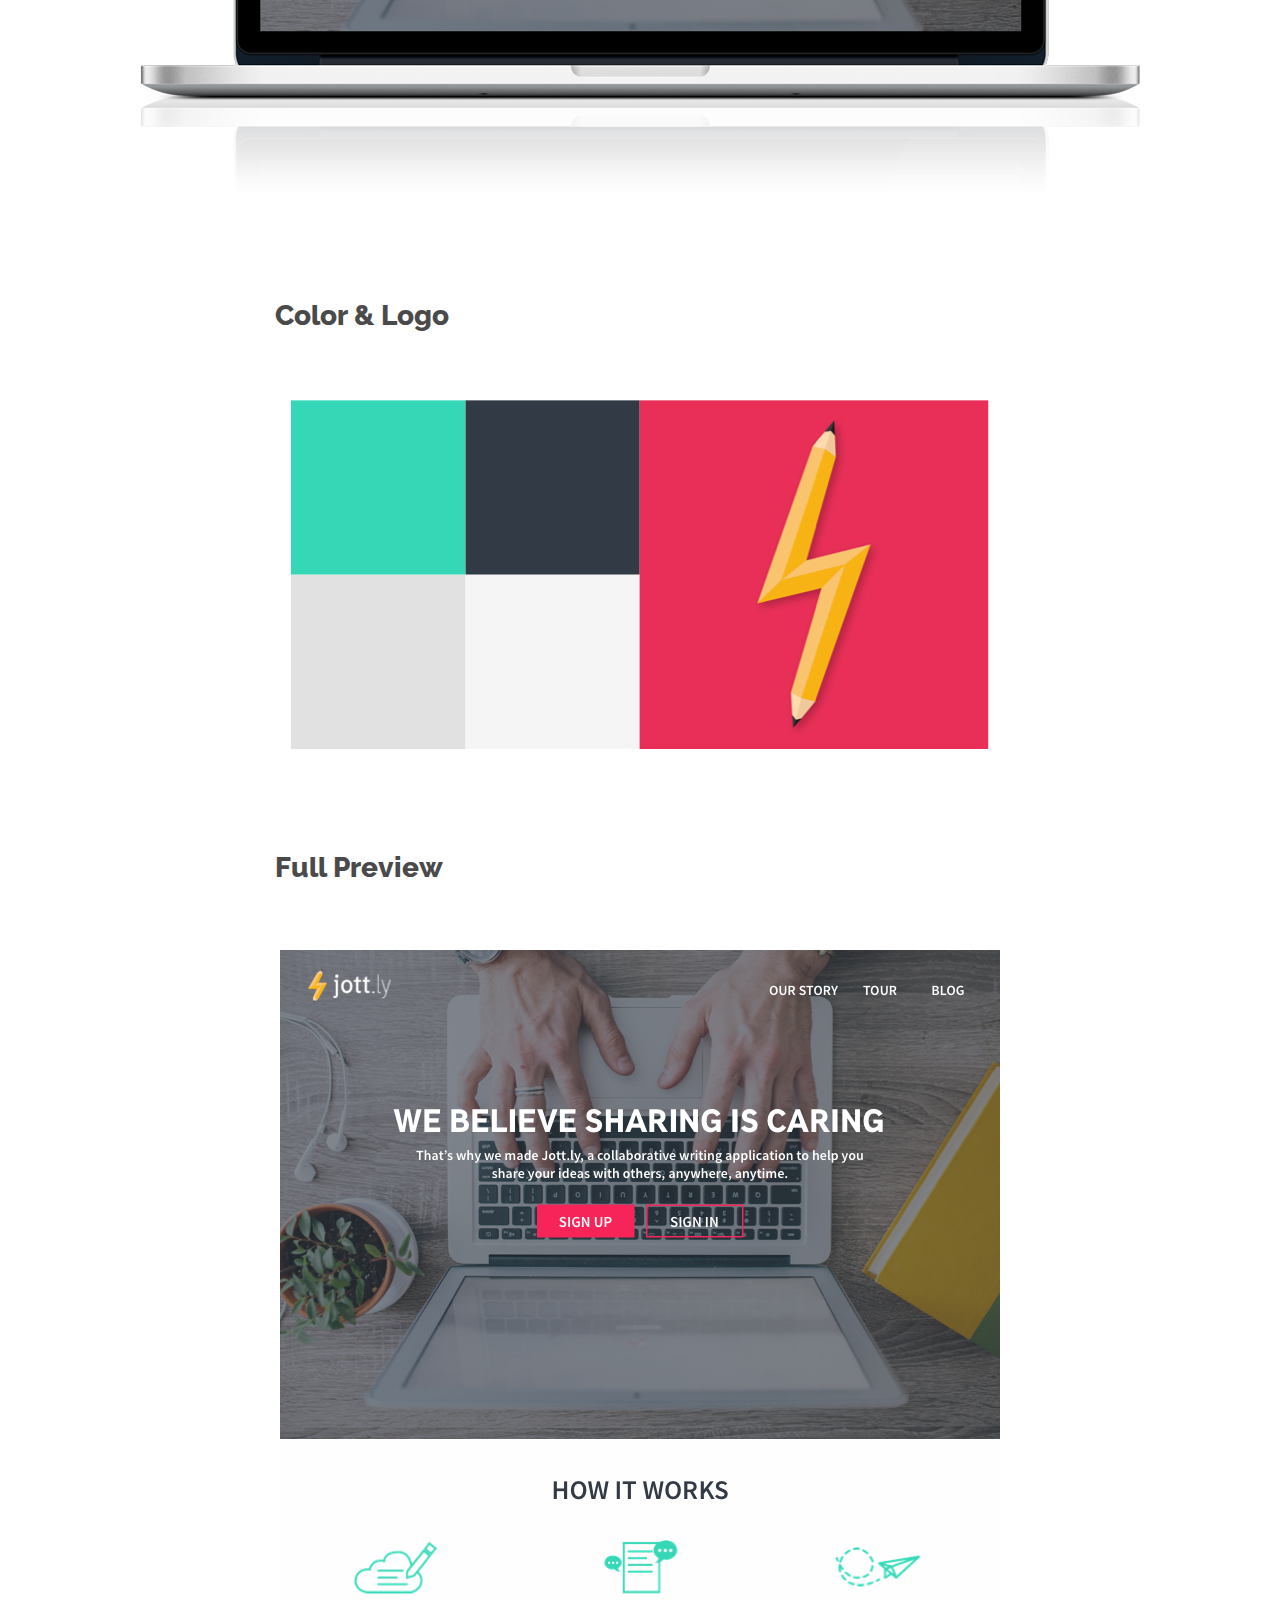
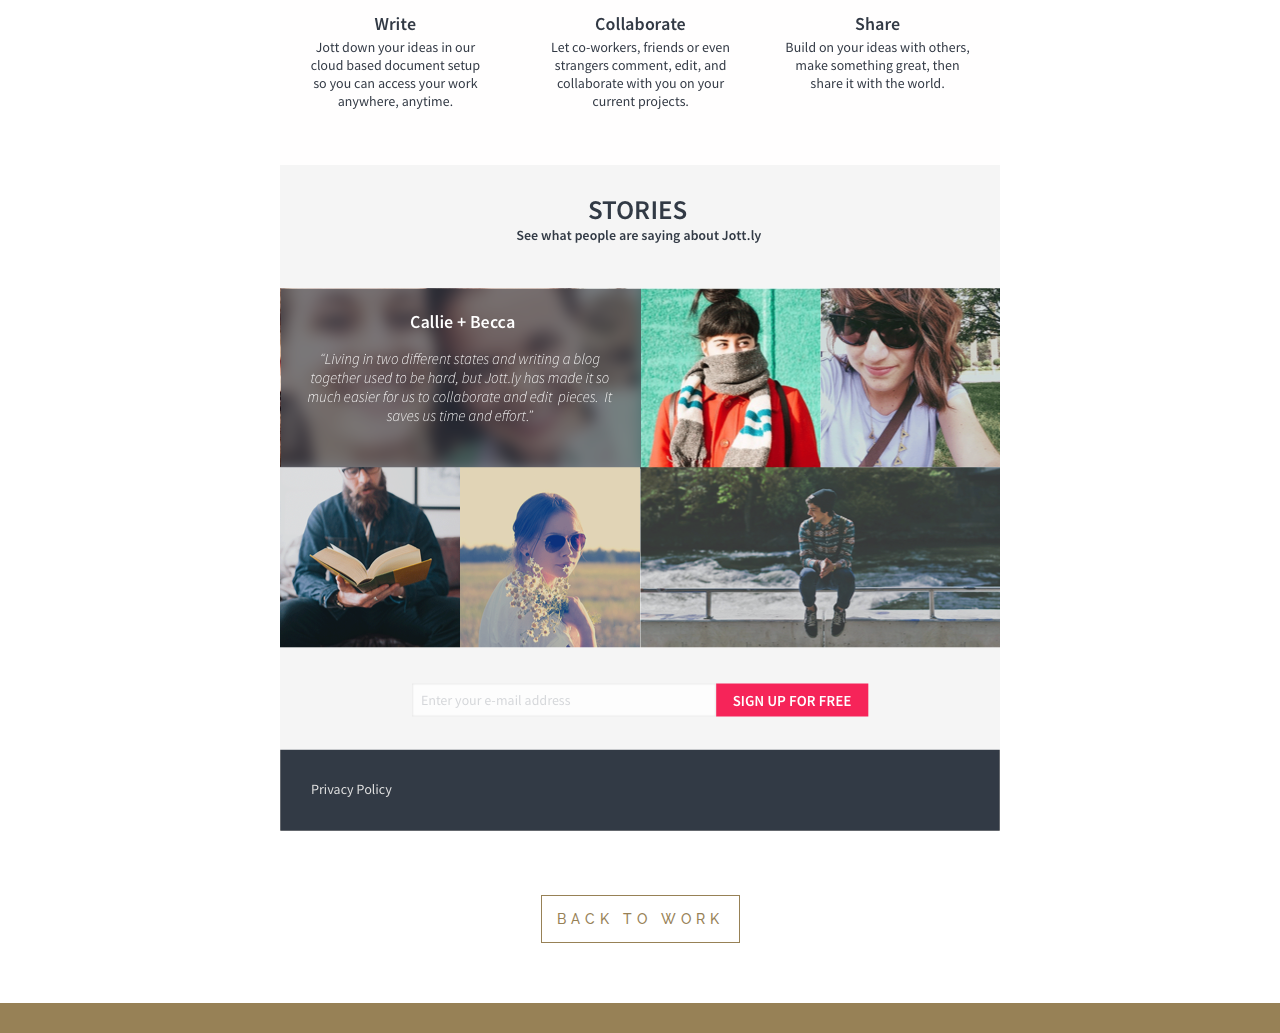
<file: jottly.html>
<!DOCTYPE html>
<html>
<head>
<meta name="viewport" content="width=device-width, initial-scale=1">
<link href='https://fonts.googleapis.com/css?family=Raleway:400,300,600,800' rel='stylesheet' type='text/css'> rel='stylesheet' type='text/css'>
<link rel="stylesheet" type="text/css" href="styles/normalize.css">
<link rel="stylesheet" type="text/css" href="styles/hamburger.css"> 
<link rel="stylesheet" type="text/css" href="styles/gallery.css">
<script src="https://code.jquery.com/jquery-2.1.3.min.js"></script>
<script src="scripts/main.js"></script>
<meta charset="UTF-8">
<title>Jott.ly</title>
</head>
<body>
    
    <!----- Hero Section Begins ------>
    <header>
             
        <div class="nav">
            <button class="c-hamburger c-hamburger--htx" id="overlay-menu">
                <span>toggle menu</span>
            </button>
                
                <div class="overlay">
                <div class="wrap">
                <div class="wrap-nav">
                    <ul>
                      <li><a href="/index.html#work">Work</a></li>
                      <li><a href="about.html">About</a></li>
                      <li><a href="/index.html#contact">Contact</a></li>
                    </ul>
                </div>
                </div>
                </div>
             </div>
           
    </header>
    
    <div class="main-title">Jott.ly</div>
    <div class="project-type">Web, UI, Branding</div>
    
<!----- Work Section Begins ------> 
    
    <div class="header">
       <h2>Overview</h2>
        <h3>Jott.ly is a collaborative writing site dedicated to helping people share ideas and thoughts. My task was to design a logo and landing page that explained and encouraged people to sign up for their service.
        
    <br>
    <br>
        
        I drew a number of rapid wireframes to help me choose the best layout of information for the project. I also sketched out many different options for a logo, widdling it down to 10, and then one, respectively. I built the final logo option in Adobe Illustrator. My final product was made in Sketch. </h3>
    </div>
    
     <div id="content-photo">
        <img src="images/jottly-overview.png">
     </div>
    
    <h2>Color & Logo</h2>
    <br>
    <div id="content-photo">
        <img src="images/jottly-logo.png">
    </div>
         
    <h2>Full Preview</h2>
    <br>
    
    <div id="content-photo">
        <img src="images/jottly-full.png"></div>
    
    
<!----- Footer Begins ----->
    
    <div class="button">
        <a href="index.html/#work">Back to Work</a>
    </div>
    
    <div class="page-end"></div>

    
    </body>
</file>
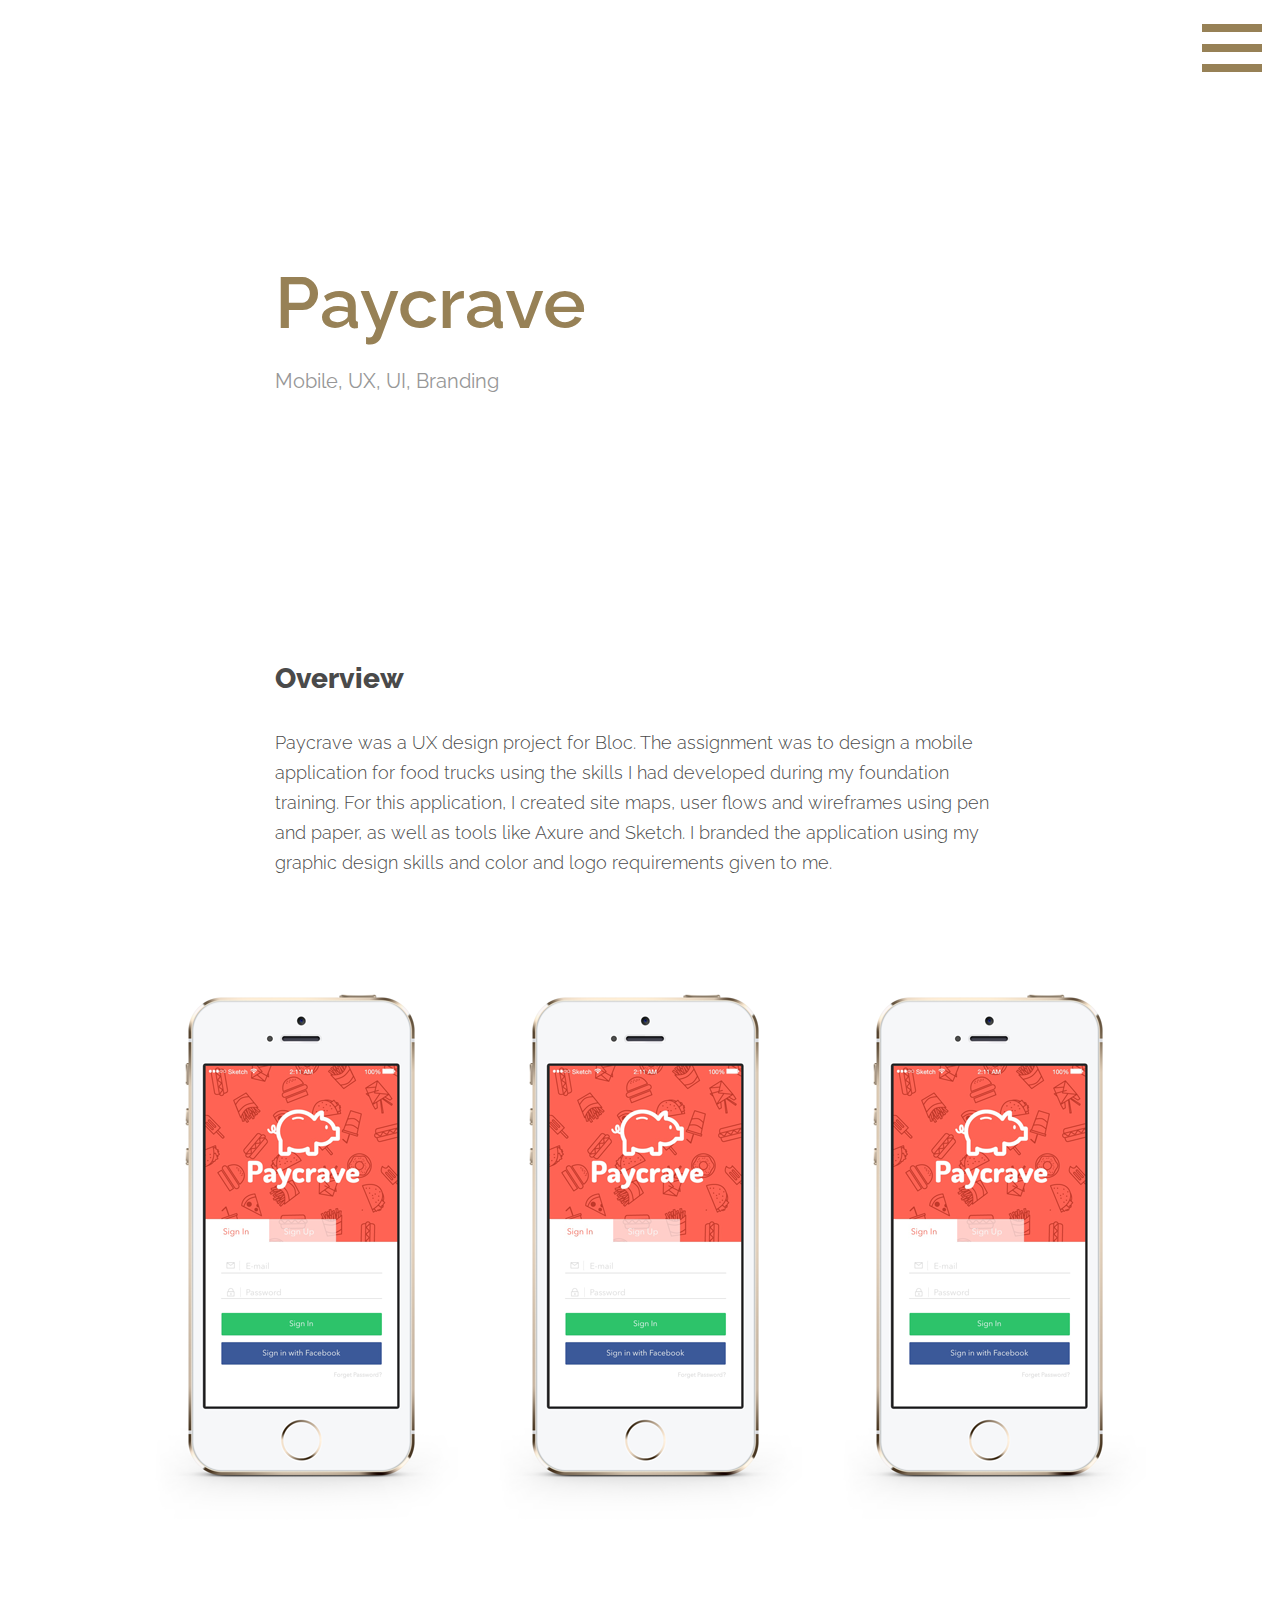
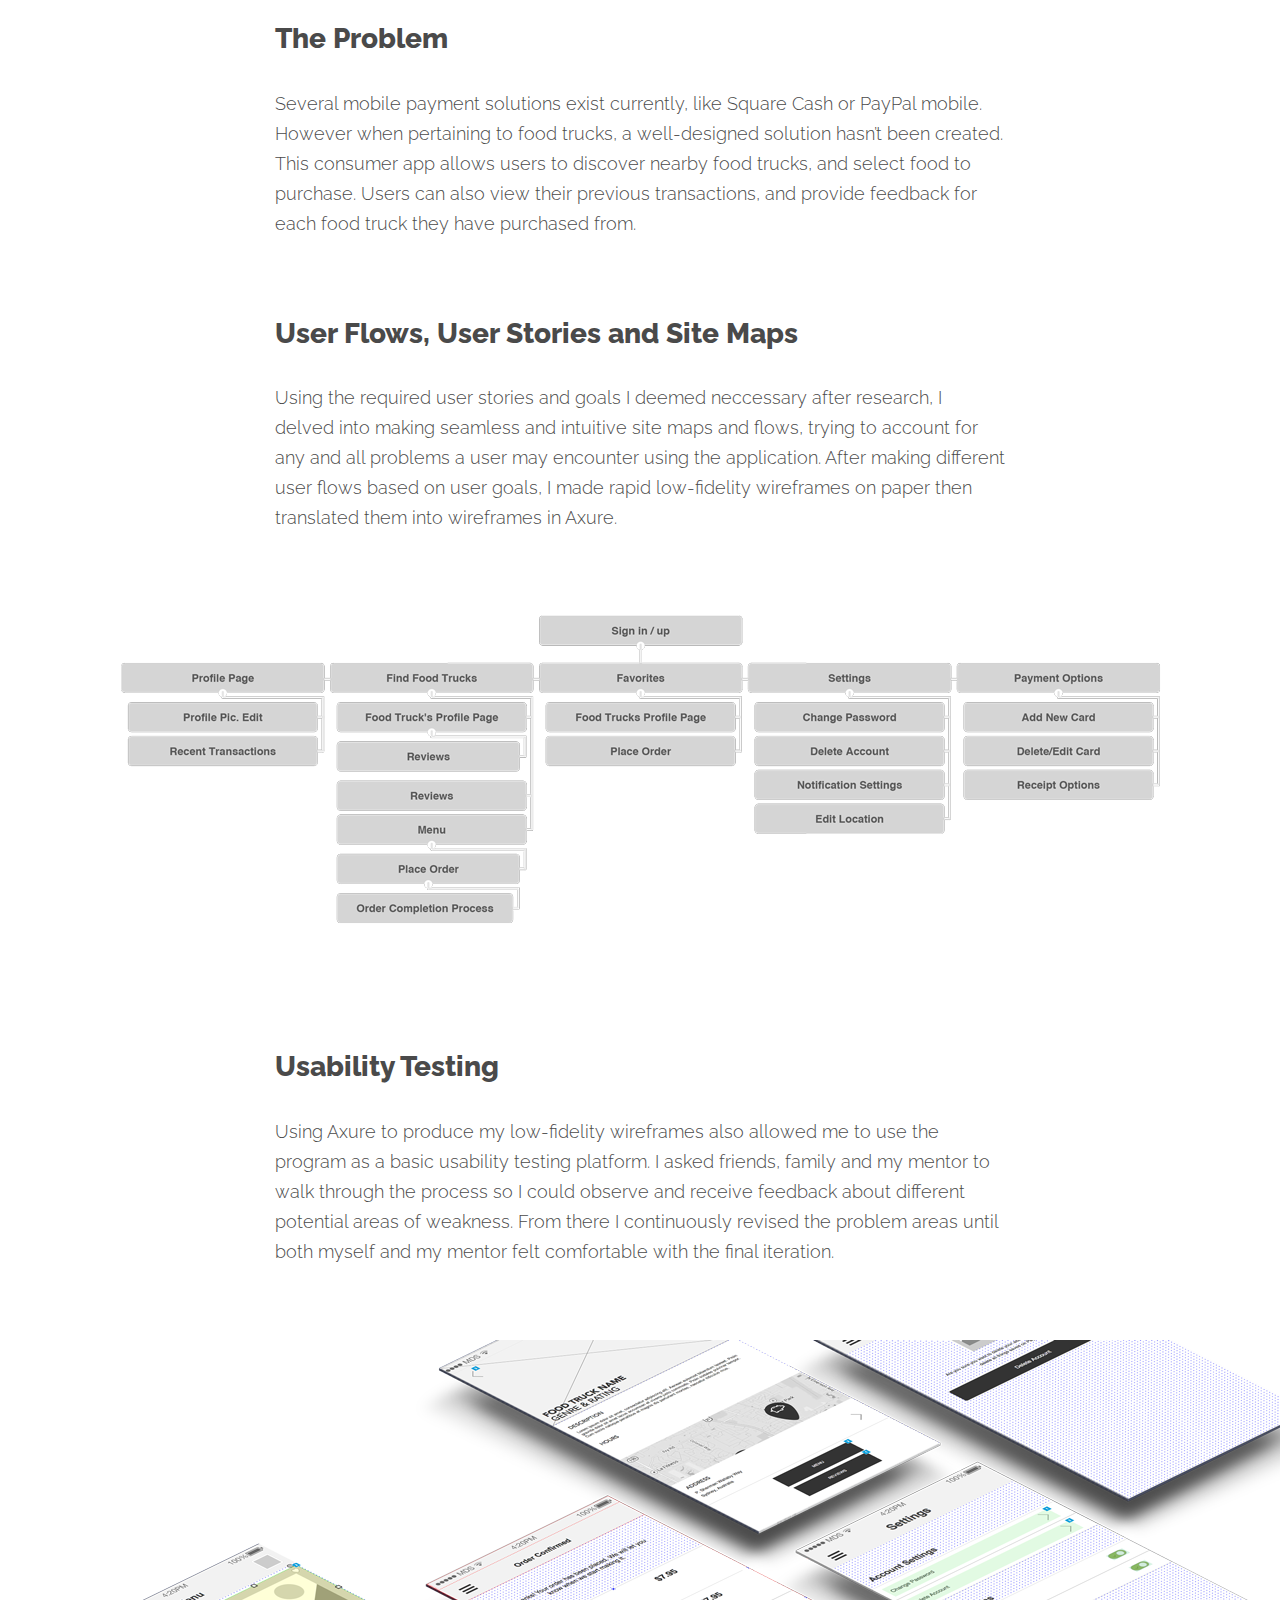
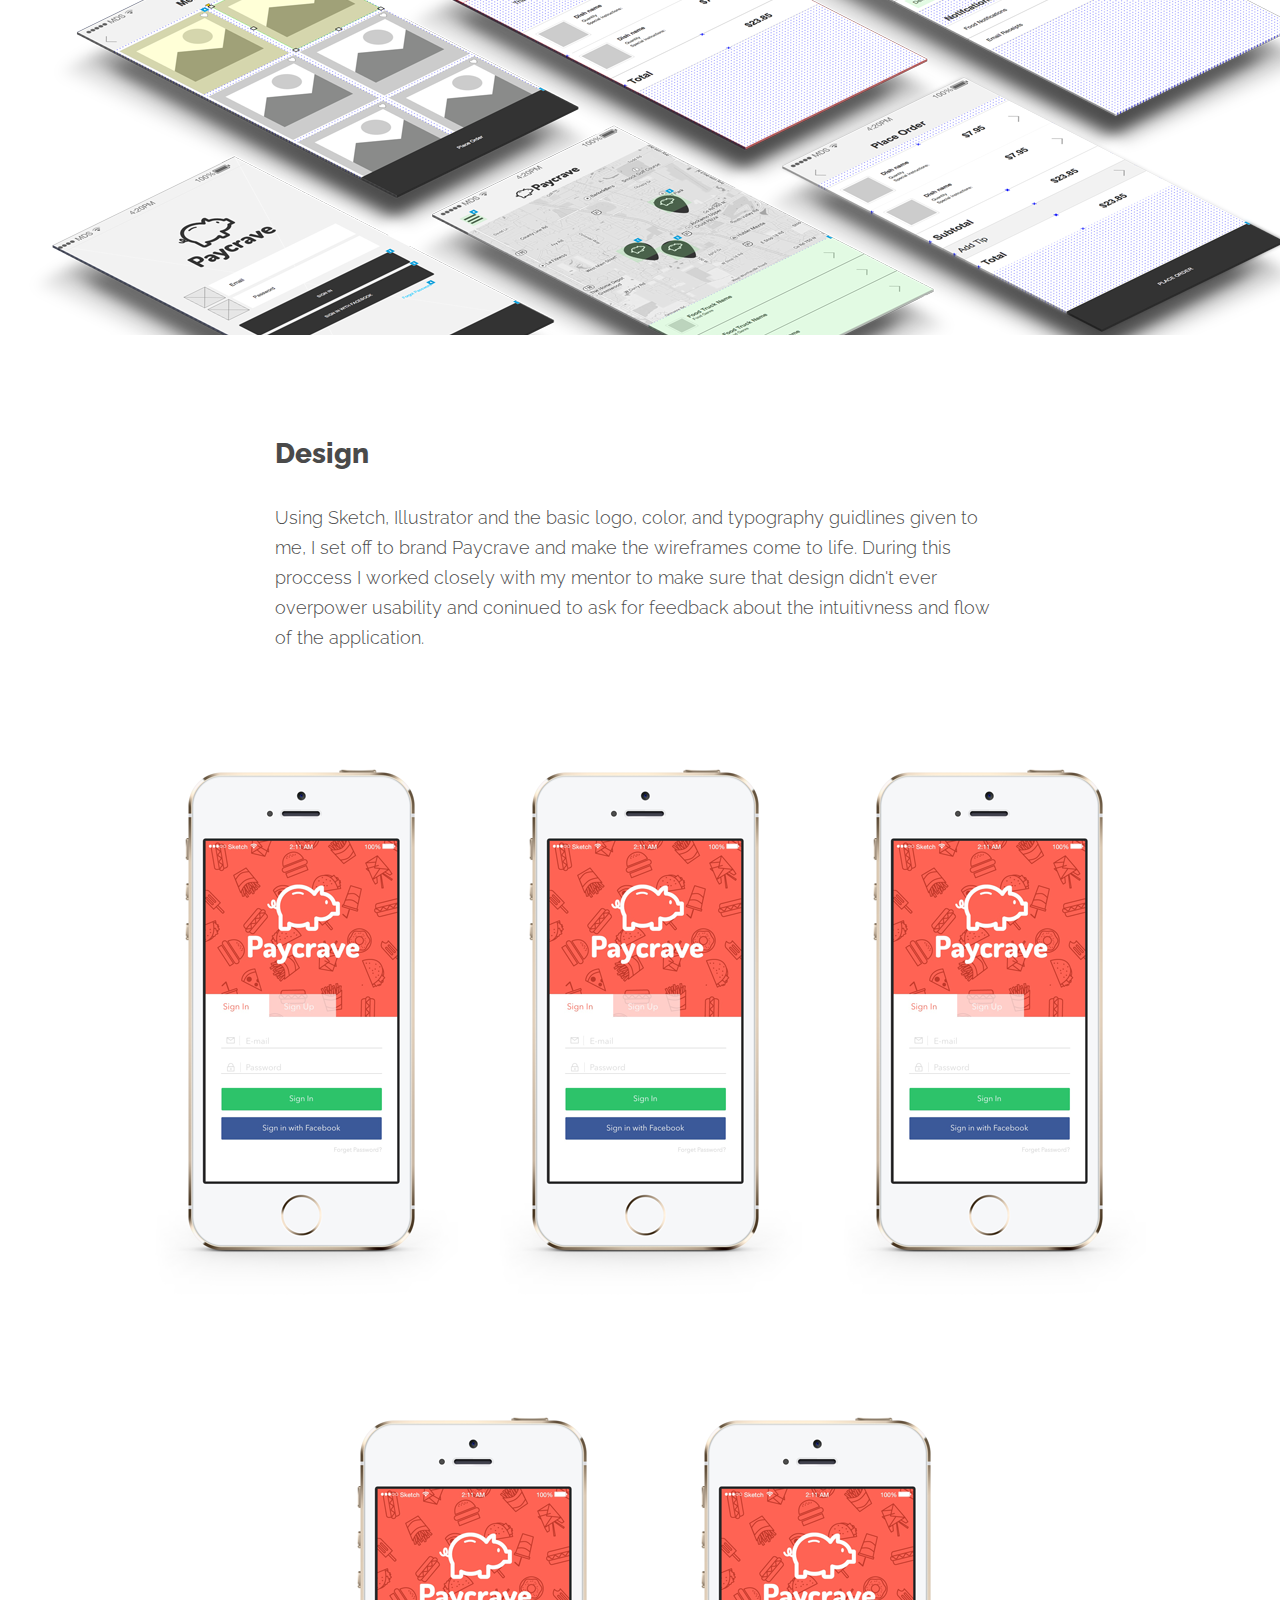
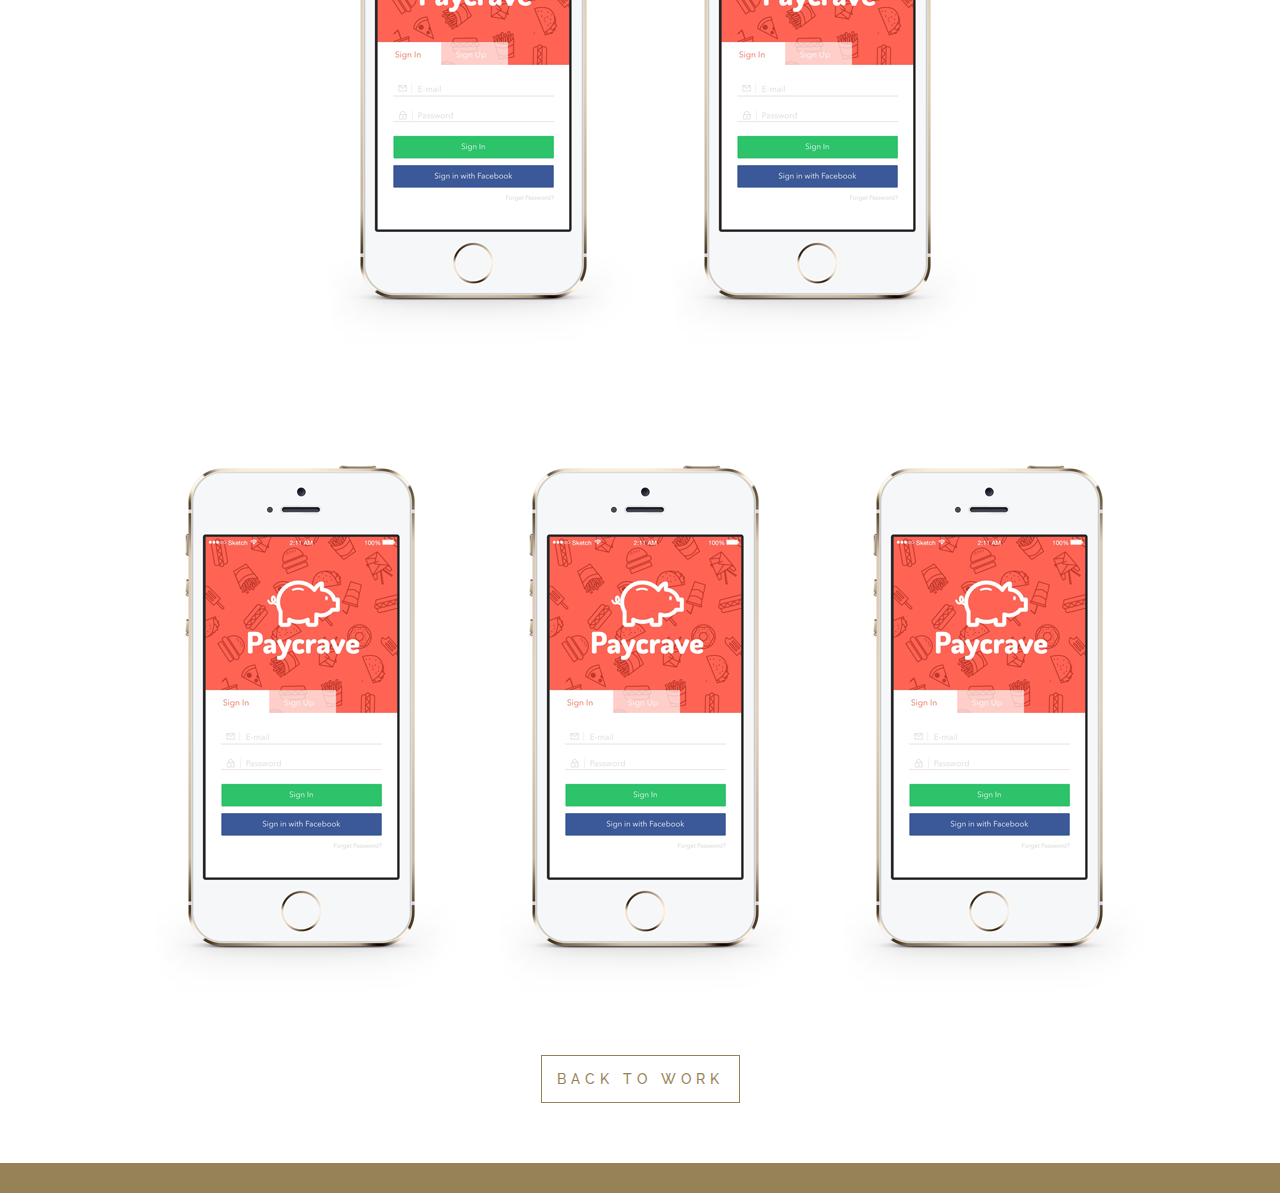
<file: paycrave.html>
<!DOCTYPE html>
<html>
<head>
<meta name="viewport" content="width=device-width, initial-scale=1">
<link href='https://fonts.googleapis.com/css?family=Raleway:400,300,600,800' rel='stylesheet' type='text/css'>
<link rel="stylesheet" type="text/css" href="styles/normalize.css">
<link rel="stylesheet" type="text/css" href="styles/hamburger.css"> 
<link rel="stylesheet" type="text/css" href="styles/gallery.css">
<script src="https://code.jquery.com/jquery-2.1.3.min.js"></script>
<script src="scripts/main.js"></script>
<meta charset="UTF-8">
<title>Pay Crave Mobile App</title>
</head>
<body>
<!----- Menu Section Begins ------>
  <header>
             
        <div class="nav">
            <button class="c-hamburger c-hamburger--htx" id="overlay-menu">
                <span>toggle menu</span>
            </button>
                
                <div class="overlay">
                <div class="wrap">
                <div class="wrap-nav">
                    <ul>
                      <li><a href="/index.html#work">Work</a></li>
                      <li><a href="about.html">About</a></li>
                      <li><a href="/index.html#contact">Contact</a></li>
                    </ul>
                </div>
                </div>
                </div>
             </div>    
</header>
    
<!----- Hero Section Begins -----> 
    
    <div class="main-title">Paycrave</div>
    <div class="project-type">Mobile, UX, UI, Branding</div>
        
<!----- Work Section Begins ------> 
    
    <div class="header">
       <h2>Overview</h2>
        <h3>Paycrave was a UX design project for Bloc. The assignment was to design a mobile application for food trucks using the skills I had developed during my foundation training. 
For this application, I created site maps, user flows and wireframes using pen and paper, as well as tools like Axure and Sketch. I branded the application using my graphic design skills and color and logo requirements given to me. </h3>
    </div>
    
<div class="photo-container">
    <div id="content-photo-2">
        <img src="images/pc-signin.png">
    </div>
    
     <div id="content-photo-2">
        <img src="images/pc-signin.png">
    </div>
    
    <div id="content-photo-2">
        <img src="images/pc-signin.png">
    </div>
</div>
    
    
    

    <div class="description">
        <h2>The Problem</h2>
        <h3>Several mobile payment solutions exist currently, like Square Cash or PayPal mobile. However when pertaining to food trucks, a well-designed solution hasn’t been created. This consumer app allows users to discover nearby food trucks, and select food to purchase. Users can also view their previous transactions, and provide feedback for each food truck they have purchased from.  </h3>
    </div>
        
    
        <h2>User Flows, User Stories and Site Maps</h2>
        <h3>Using the required user stories and goals I deemed neccessary after research, I delved into making seamless and intuitive site maps and flows, trying to account for any and all problems a user may encounter using the application. After making different user flows based on user goals,  I made rapid low-fidelity wireframes on paper then translated them into wireframes in Axure.  </h3>
    </div>
    
     <div id="content-photo">
        <img src="images/pc_sitemap.gif">
    </div>
    
    
    <h2>Usability Testing</h2>
        <h3>Using Axure to produce my low-fidelity wireframes also allowed me to use the program as a basic usability testing platform. I asked friends, family and my mentor to walk through the process so I could observe and receive feedback about different potential areas of weakness. From there I continuously revised the problem areas until both myself and my mentor felt comfortable with the final iteration. </h3>
   

    <div id="content-photo">
        <img src="images/pc-wireframes.png">
    </div>
    
    <h2>Design</h2>
        <h3>Using Sketch, Illustrator and the basic logo, color, and typography guidlines given to me, I set off to brand Paycrave and make the wireframes come to life. During this proccess I worked closely with my mentor to make sure that design didn't ever overpower usability and coninued to ask for feedback about the intuitivness and flow of the application. </h3>
    </div>

        <div class="mockup-overview">

           <div class="photo-container">
            <div id="content-photo-2">
                <img src="images/pc-signin.png">
            </div>

             <div id="content-photo-2">
                <img src="images/pc-signin.png">
            </div>

            <div id="content-photo-2">
                <img src="images/pc-signin.png">
            </div>
        </div>

        <div class="photo-container">
            <div id="content-photo-2">
                <img src="images/pc-signin.png">
            </div>

             <div id="content-photo-2">
                <img src="images/pc-signin.png">
            </div>
        </div>

        <div class="photo-container">
            <div id="content-photo-2">
                <img src="images/pc-signin.png">
            </div>

             <div id="content-photo-2">
                <img src="images/pc-signin.png">
            </div>

              <div id="content-photo-2">
                <img src="images/pc-signin.png">
            </div>
        </div>
        </div>

  

   
<!----- Footer Begins -----> 
    
    <div class="button">
            <a href="/index.html#work">Back to Work</a>
    </div>
    
    <div class="page-end"></div>
    
    </body>
</html>
</file>
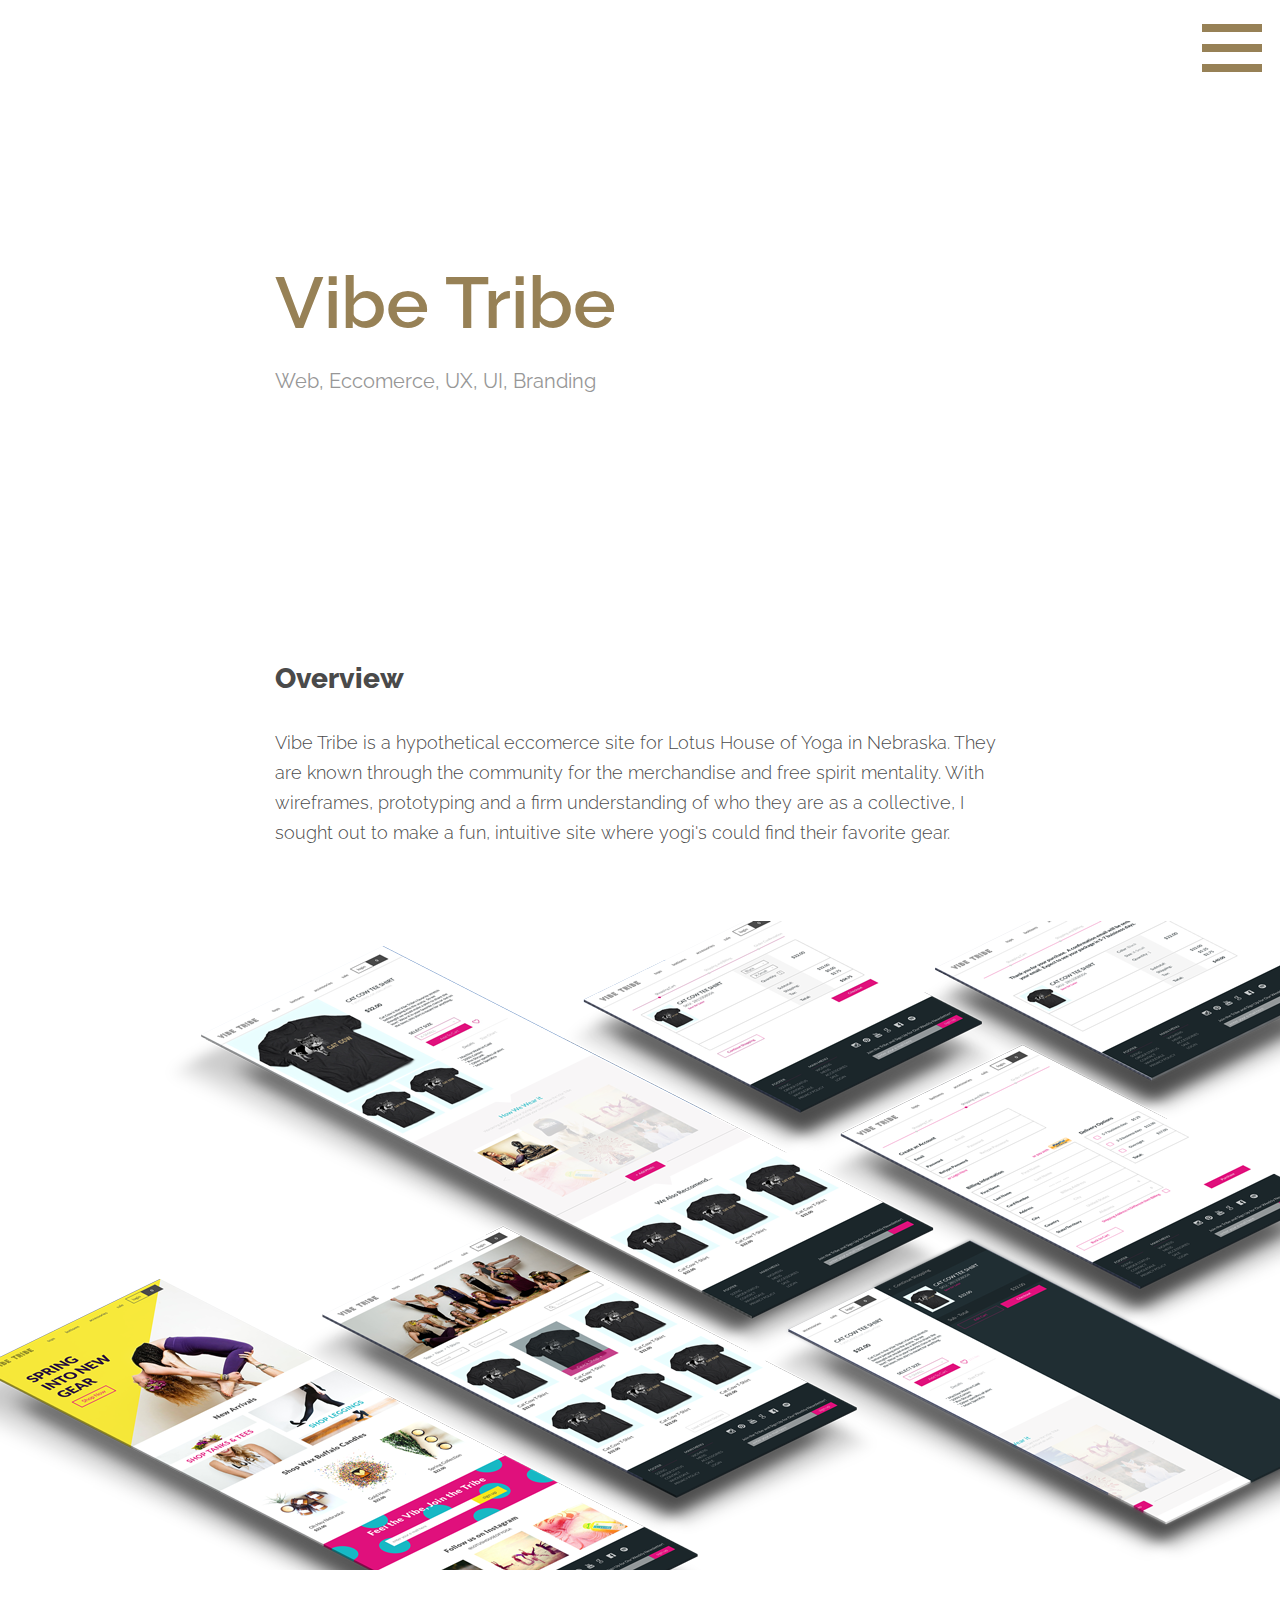
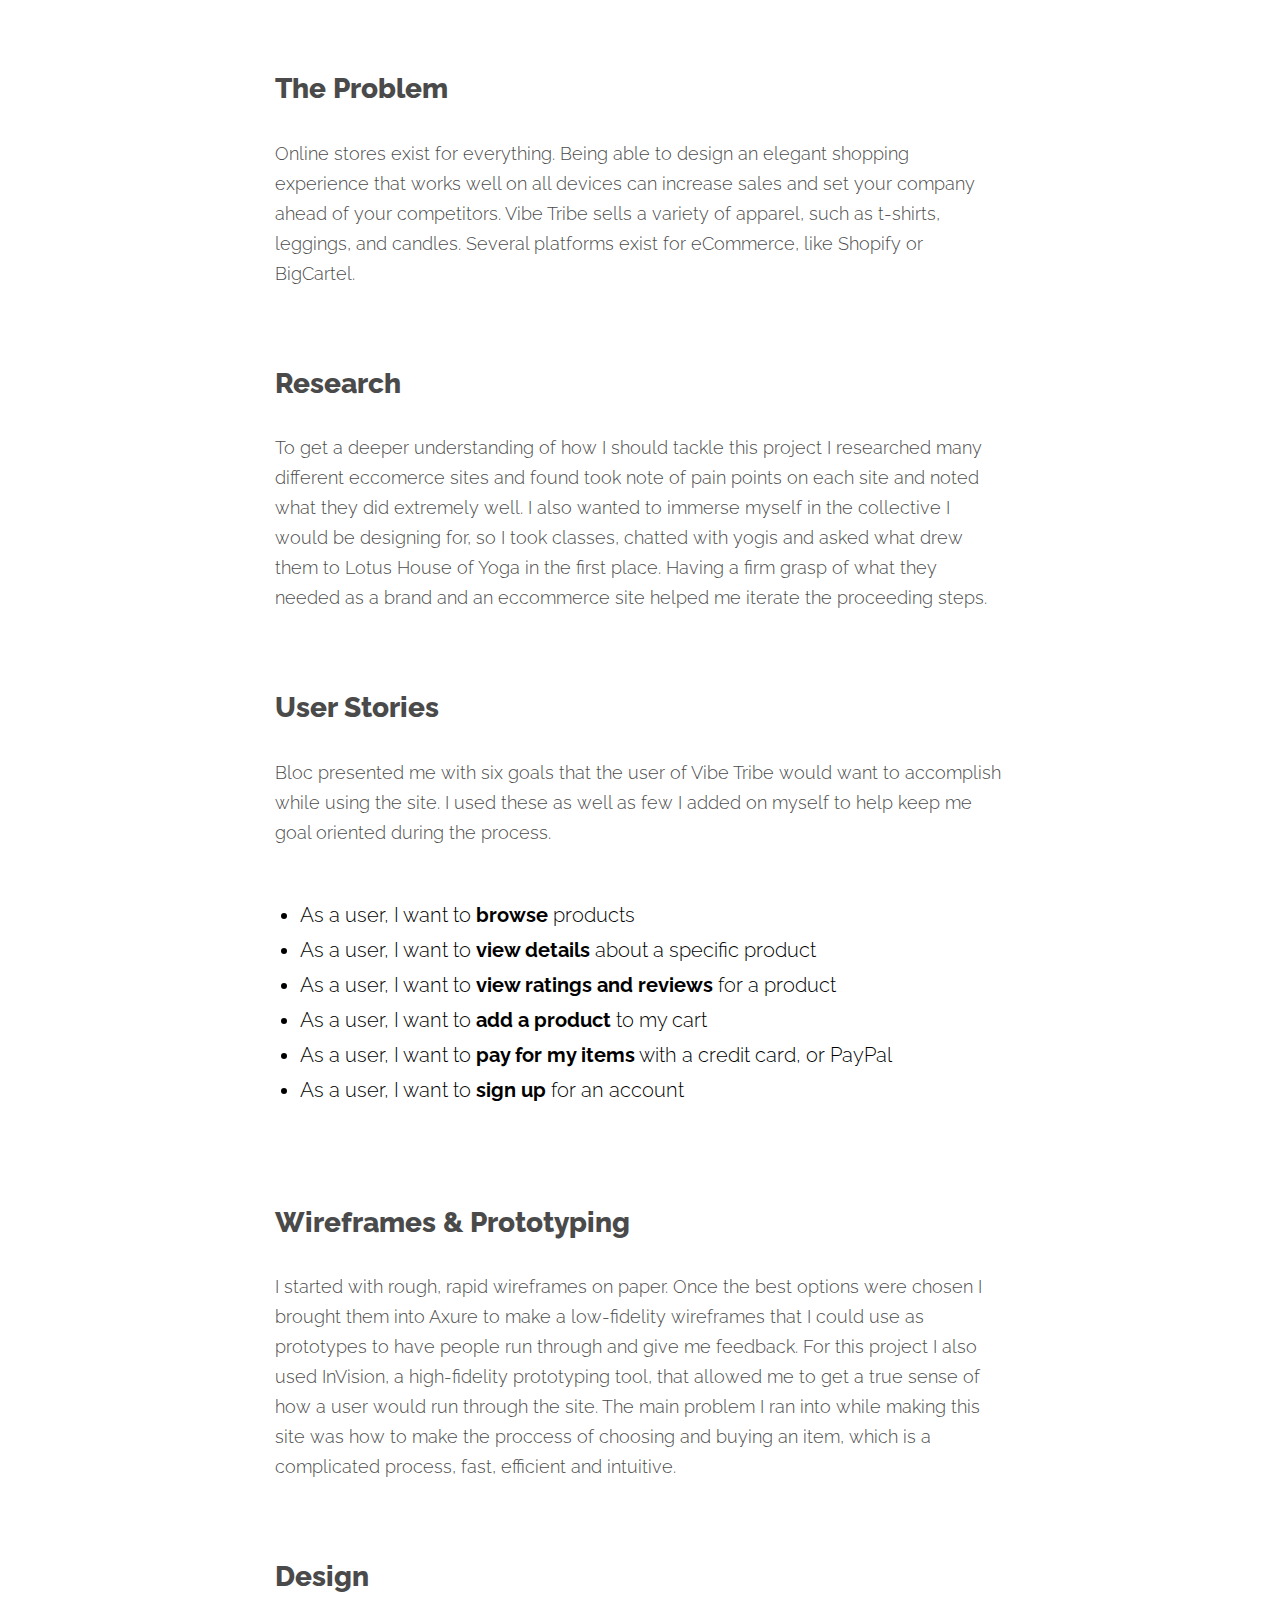
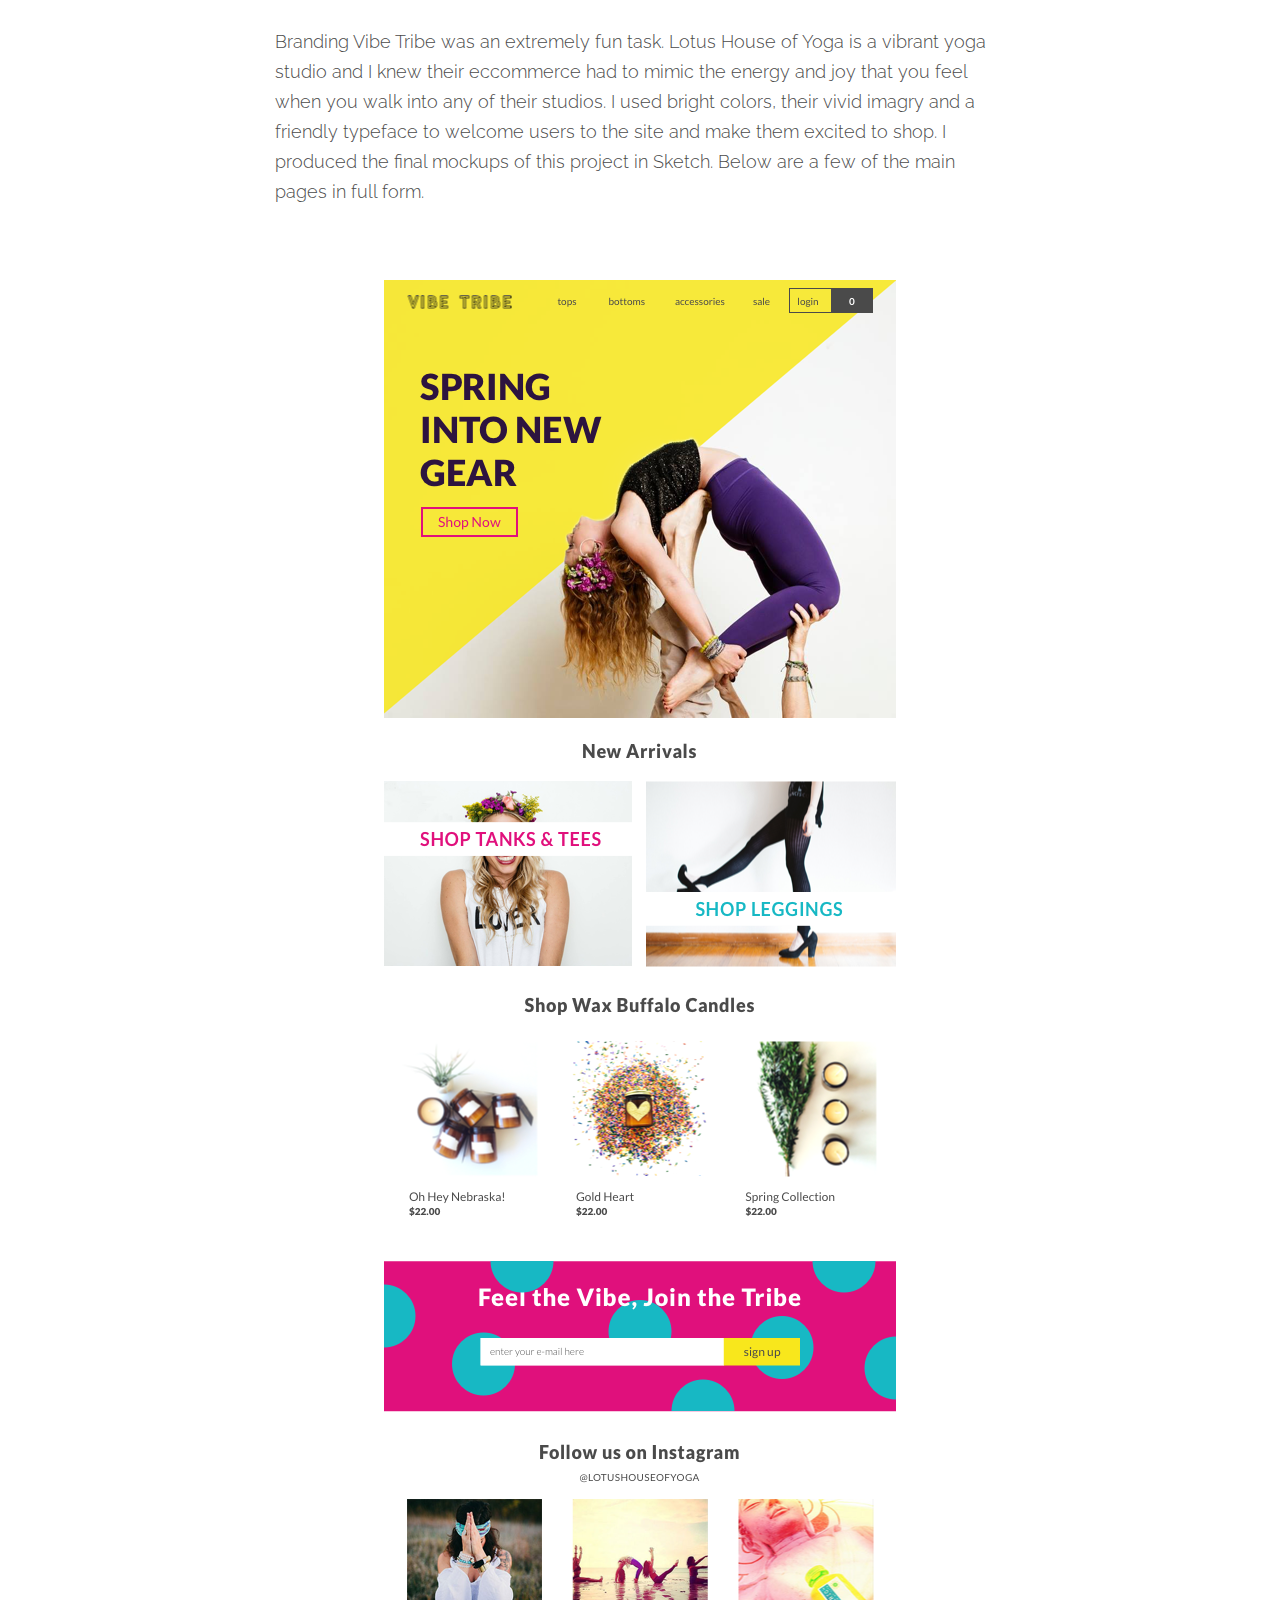
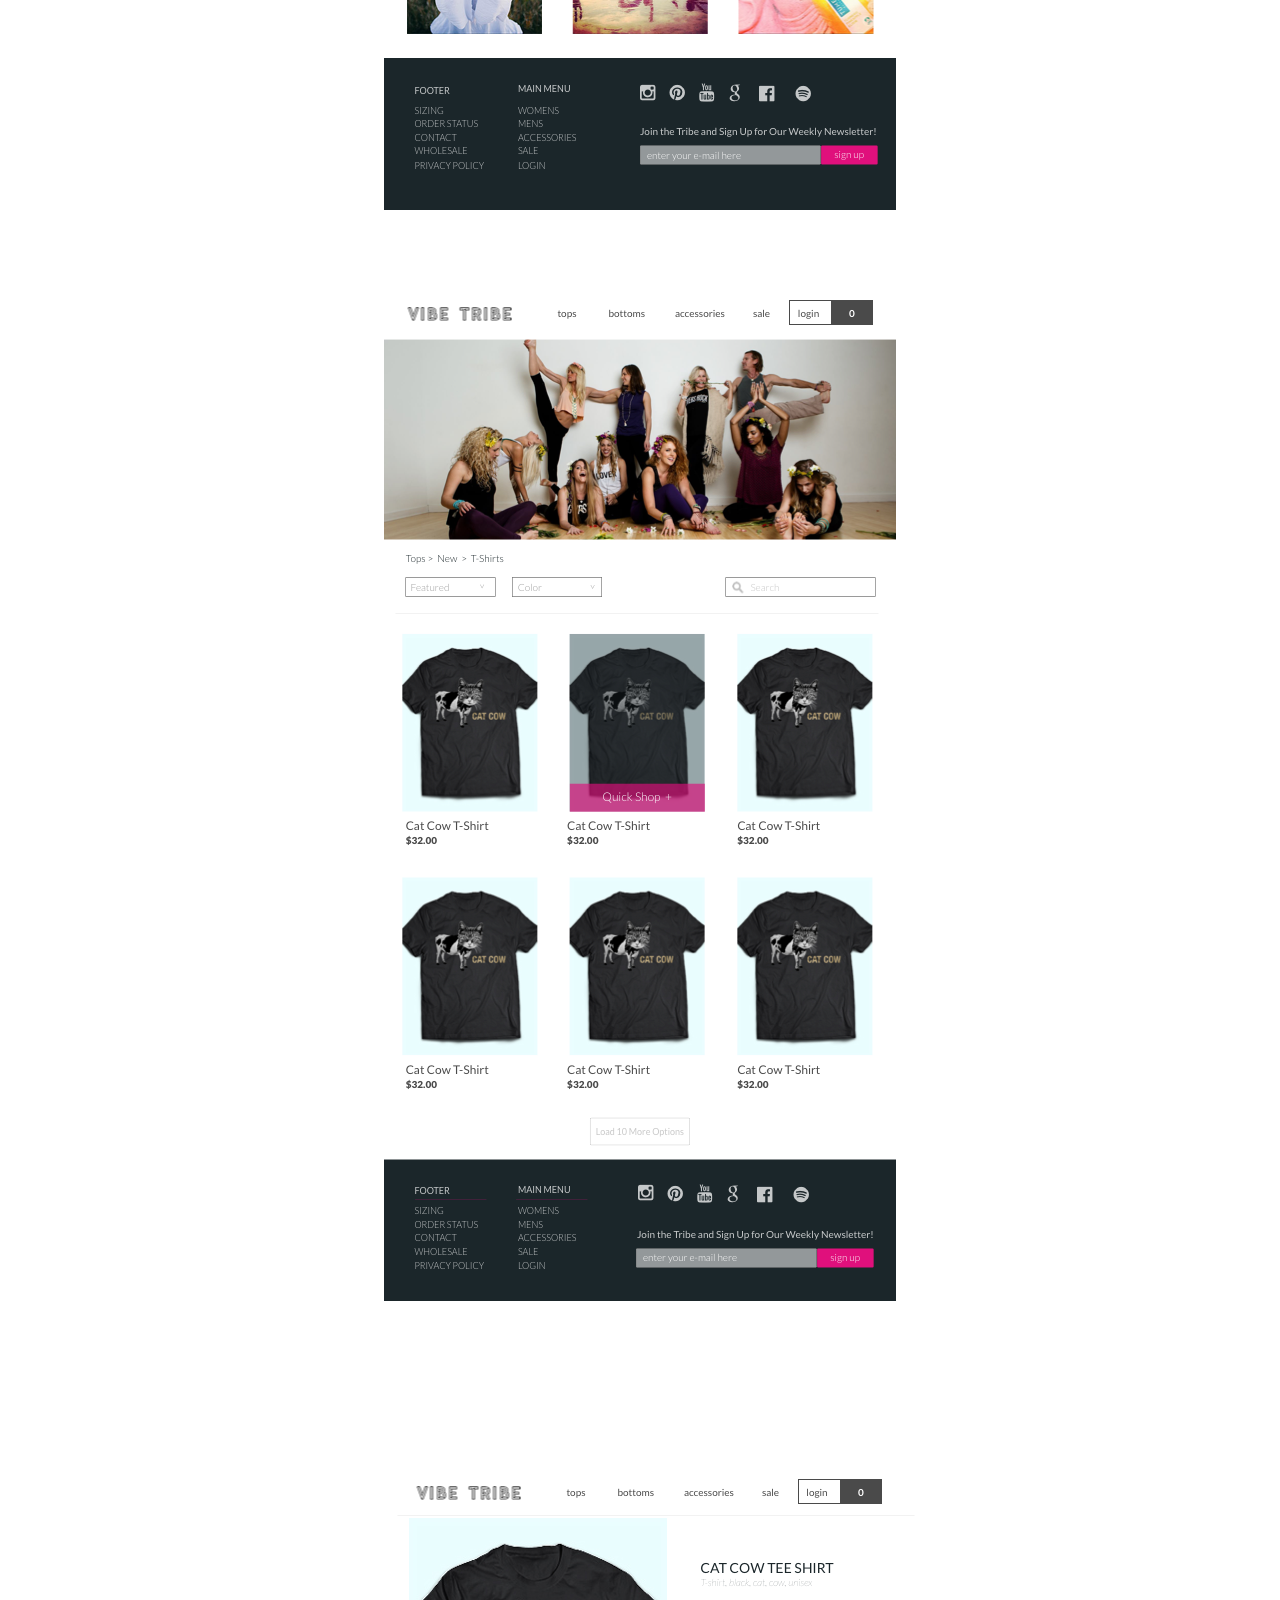
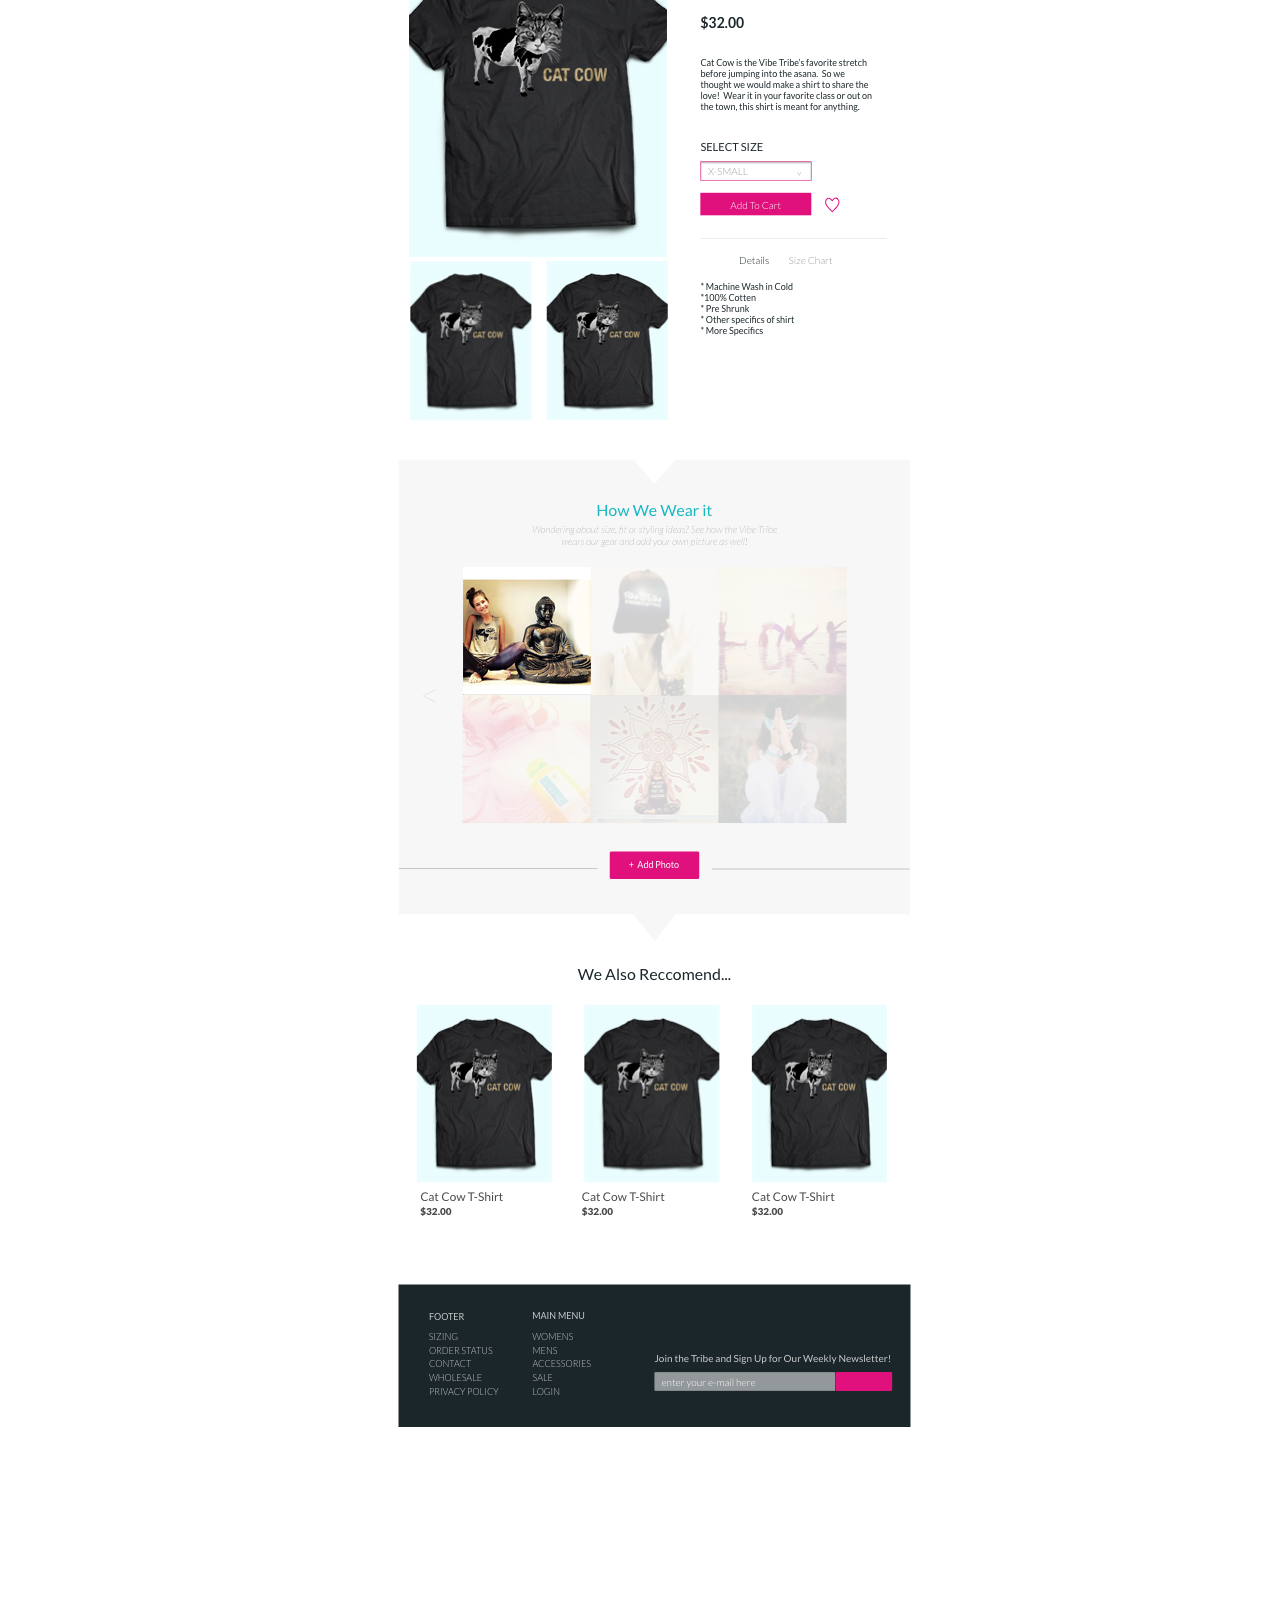
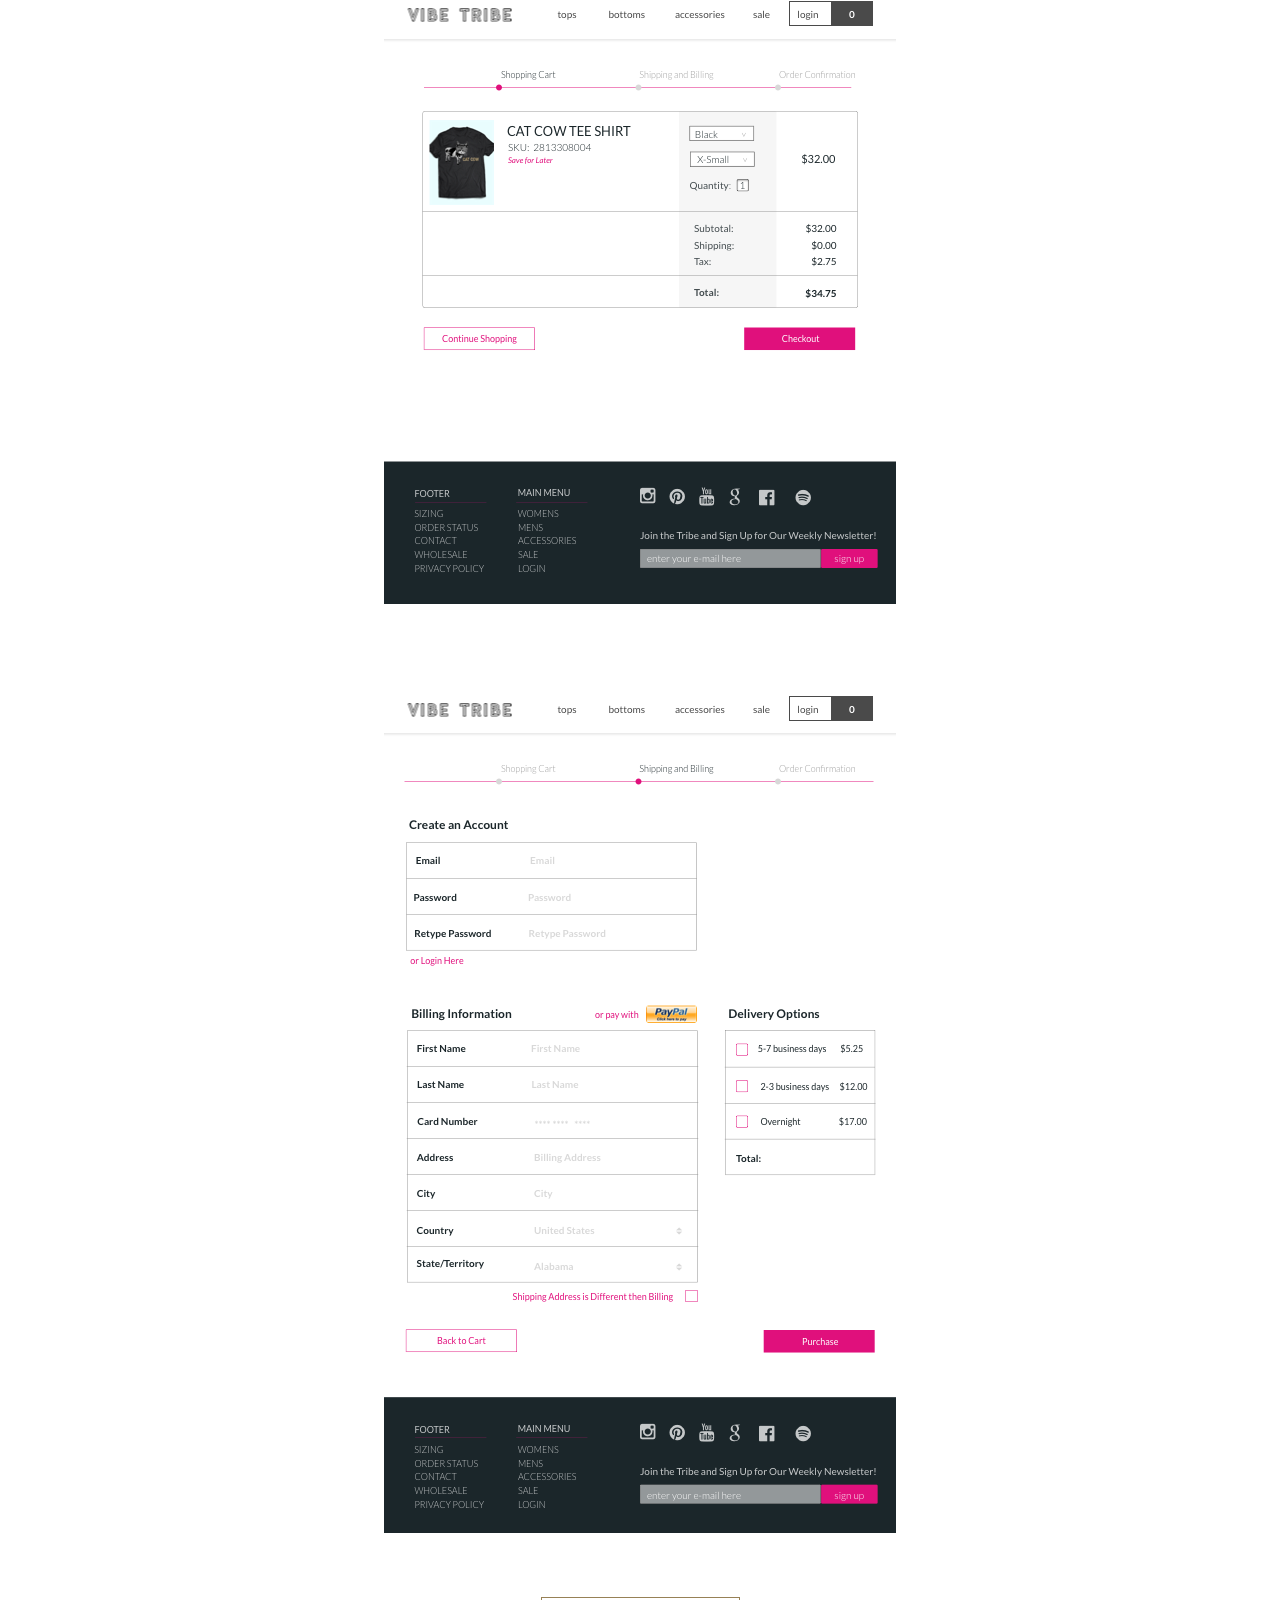
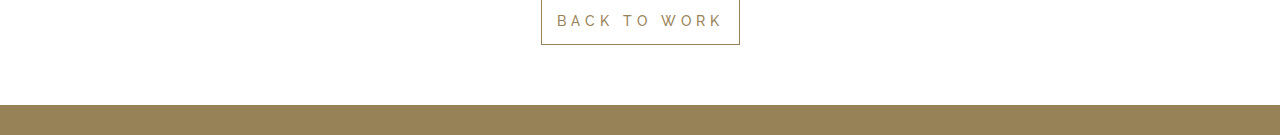
<file: vibetribe.html>
<!DOCTYPE html>
<html>
<head>
<meta name="viewport" content="width=device-width, initial-scale=1">
<link href='https://fonts.googleapis.com/css?family=Raleway:400,300,600,800' rel='stylesheet' type='text/css'>
<link rel="stylesheet" type="text/css" href="styles/normalize.css">
<link rel="stylesheet" type="text/css" href="styles/hamburger.css"> 
<link rel="stylesheet" type="text/css" href="styles/gallery.css">
<script src="https://code.jquery.com/jquery-2.1.3.min.js"></script>
<script src="scripts/main.js"></script>
<meta charset="UTF-8">
<title>Vibe Tribe</title>
</head>
<body>
<!----- Hero Section Begins ------>
    <header>
             
        <div class="nav">
            <button class="c-hamburger c-hamburger--htx" id="overlay-menu">
                <span>toggle menu</span>
            </button>
                
                <div class="overlay">
                <div class="wrap">
                <div class="wrap-nav">
                    <ul>
                      <li><a href="/index.html#work">Work</a></li>
                      <li><a href="about.html">About</a></li>
                      <li><a href="/index.html#contact">Contact</a></li>
                    </ul>
                </div>
                </div>
                </div>
             </div>
           
    </header>
        
     <div class="main-title">Vibe Tribe</div>
    <div class="project-type">Web, Eccomerce, UX, UI, Branding</div>
        
<!----- Work Section Begins ------> 
    
    <div class="header">
       <h2>Overview</h2>
        <h3>Vibe Tribe is a hypothetical eccomerce site for Lotus House of Yoga in Nebraska. They are known through the community for the merchandise and free spirit mentality. With wireframes, prototyping and a firm understanding of who they are as a collective, I sought out to make a fun, intuitive site where yogi's could find their favorite gear.</h3>
    </div>
    
    
    <div id="content-photo">
        <img src="images/vt-overview1.png"></div>
    </body>
    
    <div class="description">
        <h2>The Problem</h2>
        <h3>Online stores exist for everything. Being able to design an elegant shopping experience that works well on all devices can increase sales and set your company ahead of your competitors. Vibe Tribe sells a variety of apparel, such as t-shirts, leggings, and candles. Several platforms exist for eCommerce, like Shopify or BigCartel. </h3>
        
        <h2>Research</h2>
        <h3>To get a deeper understanding of how I should tackle this project I researched many different eccomerce sites and found took note of pain points on each site and noted what they did extremely well. I also wanted to immerse myself in the collective I would be designing for, so I took classes, chatted with yogis and asked what drew them to Lotus House of Yoga in the first place. Having a firm grasp of what they needed as a brand and an eccommerce site helped me iterate the proceeding steps.</h3>
    
    
        <h2>User Stories</h2>
        <h3>Bloc presented me with six goals that the user of Vibe Tribe would want to accomplish while using the site. I used these as well as few I added on myself to help keep me goal oriented during the process.</h3>
            <ul>
                <li>As a user, I want to <b>browse</b> products</li>
                <li>As a user, I want to <b>view details</b> about a specific product</li>
                <li>As a user, I want to <b>view ratings and reviews</b> for a product</li>
                <li>As a user, I want to <b>add a product</b> to my cart</li>
                <li>As a user, I want to <b>pay for my items</b> with a credit card, or PayPal</li>
                <li>As a user, I want to <b>sign up</b> for an account</li>
            </ul>
    
        <h2>Wireframes & Prototyping</h2>
        <h3>I started with rough, rapid wireframes on paper. Once the best options were chosen I brought them into Axure to make a low-fidelity wireframes that I could use as prototypes to have people run through and give me feedback. For this project I also used InVision, a high-fidelity prototyping tool, that allowed me to get a true sense of how a user would run through the site. The main problem I ran into while making this site was how to make the proccess of choosing and buying an item, which is a complicated process, fast, efficient and intuitive.</h3>
        
         <h2>Design</h2>
        <h3>Branding Vibe Tribe was an extremely fun task. Lotus House of Yoga is a vibrant yoga studio and I knew their eccommerce had to mimic the energy and joy that you feel when you walk into any of their studios. I used bright colors, their vivid imagry and a friendly typeface to welcome users to the site and make them excited to shop. I produced the final mockups of this project in Sketch. Below are a few of the main pages in full form. </h3>
        
    </div>
    
    <div id="content-photo">
        <img src="images/vt-main-full.png">
    </div>
    
    <div id="content-photo">
        <img src="images/vt-product-full.png">
    </div>
    
    <div id="content-photo">
        <img src="images/vt-productdetail-full.png">
    </div>
    
    <div id="content-photo">
        <img src="images/vt-checkout.png">
    </div>
    
    <div id="content-photo">
        <img src="images/vt-billing-full.png">
    </div>
   
    
<!----- Footer Begins ----->
    <div class="button">
            <a href="/index.html#work">Back to Work</a>
    </div>
    

    <div class="page-end"></div>
</file>
<file: styles/flex-grid.css>
.container {
  margin-left: auto;
  margin-right: auto;
  padding-left: 15px;
  padding-right: 15px;
}

@media (min-width: 768px) {
  .container {
    width: 750px;
  }
}

@media (min-width: 992px) {
  .container {
    width: 970px;
  }
}

@media (min-width: 1200px) {
  .container {
    width: 1170px;
  }
}

.container-fluid {
  margin-left: auto;
  margin-right: auto;
  padding-left: 15px;
  padding-right: 15px;
}

.row {
  display: -webkit-box;
  display: -webkit-flex;
  display: -ms-flexbox;
  display: flex;
  -webkit-flex-flow: row wrap;
  -ms-flex-flow: row wrap;
  flex-flow: row wrap;
  margin-left: -15px;
  margin-right: -15px;
  box-sizing: border-box;
}

.row.center-xs {
  -webkit-box-pack: center;
  -webkit-justify-content: center;
  -ms-flex-pack: center;
  justify-content: center;
}

.row.end-xs {
  -webkit-box-pack: end;
  -webkit-justify-content: flex-end;
  -ms-flex-pack: end;
  justify-content: flex-end;
}

.row.between-xs {
  -webkit-box-pack: justify;
  -webkit-justify-content: space-between;
  -ms-flex-pack: justify;
  justify-content: space-between;
}

.row.around-xs {
  -webkit-justify-content: space-around;
  -ms-flex-pack: distribute;
  justify-content: space-around;
}

.row.top-xs {
  -webkit-box-align: start;
  -webkit-align-items: flex-start;
  -ms-flex-align: start;
  align-items: flex-start;
}

.row.middle-xs {
  -webkit-box-align: center;
  -webkit-align-items: center;
  -ms-flex-align: center;
  align-items: center;
}

.row.bottom-xs {
  -webkit-box-align: end;
  -webkit-align-items: flex-end;
  -ms-flex-align: end;
  align-items: flex-end;
}

.row.baseline-xs {
  -webkit-box-align: baseline;
  -webkit-align-items: baseline;
  -ms-flex-align: baseline;
  align-items: baseline;
}

.row.reverse-xs {
  -webkit-box-orient: horizontal;
  -webkit-box-direction: reverse;
  -webkit-flex-direction: row-reverse;
  -ms-flex-direction: row-reverse;
  flex-direction: row-reverse;
}

.row.column-xs {
  -webkit-box-orient: vertical;
  -webkit-box-direction: normal;
  -webkit-flex-direction: column;
  -ms-flex-direction: column;
  flex-direction: column;
}

.row.column-reverse-xs {
  -webkit-box-orient: vertical;
  -webkit-box-direction: reverse;
  -webkit-flex-direction: column-reverse;
  -ms-flex-direction: column-reverse;
  flex-direction: column-reverse;
}

@media (min-width: 768px) {
  .row.start-sm {
    -webkit-box-pack: start;
    -webkit-justify-content: flex-start;
    -ms-flex-pack: start;
    justify-content: flex-start;
  }
  .row.center-sm {
    -webkit-box-pack: center;
    -webkit-justify-content: center;
    -ms-flex-pack: center;
    justify-content: center;
  }
  .row.end-sm {
    -webkit-box-pack: end;
    -webkit-justify-content: flex-end;
    -ms-flex-pack: end;
    justify-content: flex-end;
  }
  .row.between-sm {
    -webkit-box-pack: justify;
    -webkit-justify-content: space-between;
    -ms-flex-pack: justify;
    justify-content: space-between;
  }
  .row.around-sm {
    -webkit-justify-content: space-around;
    -ms-flex-pack: distribute;
    justify-content: space-around;
  }
  .row.top-sm {
    -webkit-box-align: start;
    -webkit-align-items: flex-start;
    -ms-flex-align: start;
    align-items: flex-start;
  }
  .row.middle-sm {
    -webkit-box-align: center;
    -webkit-align-items: center;
    -ms-flex-align: center;
    align-items: center;
  }
  .row.bottom-sm {
    -webkit-box-align: end;
    -webkit-align-items: flex-end;
    -ms-flex-align: end;
    align-items: flex-end;
  }
  .row.baseline-sm {
    -webkit-box-align: baseline;
    -webkit-align-items: baseline;
    -ms-flex-align: baseline;
    align-items: baseline;
  }
  .row.stretch-sm {
    -webkit-box-align: stretch;
    -webkit-align-items: stretch;
    -ms-flex-align: stretch;
    align-items: stretch;
  }
  .row.normal-sm {
    -webkit-box-orient: horizontal;
    -webkit-box-direction: normal;
    -webkit-flex-direction: row;
    -ms-flex-direction: row;
    flex-direction: row;
  }
  .row.reverse-sm {
    -webkit-box-orient: horizontal;
    -webkit-box-direction: reverse;
    -webkit-flex-direction: row-reverse;
    -ms-flex-direction: row-reverse;
    flex-direction: row-reverse;
  }
  .row.column-sm {
    -webkit-box-orient: vertical;
    -webkit-box-direction: normal;
    -webkit-flex-direction: column;
    -ms-flex-direction: column;
    flex-direction: column;
  }
  .row.column-reverse-sm {
    -webkit-box-orient: vertical;
    -webkit-box-direction: reverse;
    -webkit-flex-direction: column-reverse;
    -ms-flex-direction: column-reverse;
    flex-direction: column-reverse;
  }
}

@media (min-width: 992px) {
  .row.start-md {
    -webkit-box-pack: start;
    -webkit-justify-content: flex-start;
    -ms-flex-pack: start;
    justify-content: flex-start;
  }
  .row.center-md {
    -webkit-box-pack: center;
    -webkit-justify-content: center;
    -ms-flex-pack: center;
    justify-content: center;
  }
  .row.end-md {
    -webkit-box-pack: end;
    -webkit-justify-content: flex-end;
    -ms-flex-pack: end;
    justify-content: flex-end;
  }
  .row.between-md {
    -webkit-box-pack: justify;
    -webkit-justify-content: space-between;
    -ms-flex-pack: justify;
    justify-content: space-between;
  }
  .row.around-md {
    -webkit-justify-content: space-around;
    -ms-flex-pack: distribute;
    justify-content: space-around;
  }
  .row.top-md {
    -webkit-box-align: start;
    -webkit-align-items: flex-start;
    -ms-flex-align: start;
    align-items: flex-start;
  }
  .row.middle-md {
    -webkit-box-align: center;
    -webkit-align-items: center;
    -ms-flex-align: center;
    align-items: center;
  }
  .row.bottom-md {
    -webkit-box-align: end;
    -webkit-align-items: flex-end;
    -ms-flex-align: end;
    align-items: flex-end;
  }
  .row.baseline-md {
    -webkit-box-align: baseline;
    -webkit-align-items: baseline;
    -ms-flex-align: baseline;
    align-items: baseline;
  }
  .row.stretch-md {
    -webkit-box-align: stretch;
    -webkit-align-items: stretch;
    -ms-flex-align: stretch;
    align-items: stretch;
  }
  .row.normal-md {
    -webkit-box-orient: horizontal;
    -webkit-box-direction: normal;
    -webkit-flex-direction: row;
    -ms-flex-direction: row;
    flex-direction: row;
  }
  .row.reverse-md {
    -webkit-box-orient: horizontal;
    -webkit-box-direction: reverse;
    -webkit-flex-direction: row-reverse;
    -ms-flex-direction: row-reverse;
    flex-direction: row-reverse;
  }
  .row.column-md {
    -webkit-box-orient: vertical;
    -webkit-box-direction: normal;
    -webkit-flex-direction: column;
    -ms-flex-direction: column;
    flex-direction: column;
  }
  .row.column-reverse-md {
    -webkit-box-orient: vertical;
    -webkit-box-direction: reverse;
    -webkit-flex-direction: column-reverse;
    -ms-flex-direction: column-reverse;
    flex-direction: column-reverse;
  }
}

@media (min-width: 1200px) {
  .row.start-lg {
    -webkit-box-pack: start;
    -webkit-justify-content: flex-start;
    -ms-flex-pack: start;
    justify-content: flex-start;
  }
  .row.center-lg {
    -webkit-box-pack: center;
    -webkit-justify-content: center;
    -ms-flex-pack: center;
    justify-content: center;
  }
  .row.end-lg {
    -webkit-box-pack: end;
    -webkit-justify-content: flex-end;
    -ms-flex-pack: end;
    justify-content: flex-end;
  }
  .row.between-lg {
    -webkit-box-pack: justify;
    -webkit-justify-content: space-between;
    -ms-flex-pack: justify;
    justify-content: space-between;
  }
  .row.around-lg {
    -webkit-justify-content: space-around;
    -ms-flex-pack: distribute;
    justify-content: space-around;
  }
  .row.top-lg {
    -webkit-box-align: start;
    -webkit-align-items: flex-start;
    -ms-flex-align: start;
    align-items: flex-start;
  }
  .row.middle-lg {
    -webkit-box-align: center;
    -webkit-align-items: center;
    -ms-flex-align: center;
    align-items: center;
  }
  .row.bottom-lg {
    -webkit-box-align: end;
    -webkit-align-items: flex-end;
    -ms-flex-align: end;
    align-items: flex-end;
  }
  .row.baseline-lg {
    -webkit-box-align: baseline;
    -webkit-align-items: baseline;
    -ms-flex-align: baseline;
    align-items: baseline;
  }
  .row.stretch-lg {
    -webkit-box-align: stretch;
    -webkit-align-items: stretch;
    -ms-flex-align: stretch;
    align-items: stretch;
  }
  .row.normal-lg {
    -webkit-box-orient: horizontal;
    -webkit-box-direction: normal;
    -webkit-flex-direction: row;
    -ms-flex-direction: row;
    flex-direction: row;
  }
  .row.reverse-lg {
    -webkit-box-orient: horizontal;
    -webkit-box-direction: reverse;
    -webkit-flex-direction: row-reverse;
    -ms-flex-direction: row-reverse;
    flex-direction: row-reverse;
  }
  .row.column-lg {
    -webkit-box-orient: vertical;
    -webkit-box-direction: normal;
    -webkit-flex-direction: column;
    -ms-flex-direction: column;
    flex-direction: column;
  }
  .row.column-reverse-lg {
    -webkit-box-orient: vertical;
    -webkit-box-direction: reverse;
    -webkit-flex-direction: column-reverse;
    -ms-flex-direction: column-reverse;
    flex-direction: column-reverse;
  }
}

.col-xs-1, .col-sm-1, .col-md-1, .col-lg-1, .col-xs-2, .col-sm-2, .col-md-2, .col-lg-2, .col-xs-3, .col-sm-3, .col-md-3, .col-lg-3, .col-xs-4, .col-sm-4, .col-md-4, .col-lg-4, .col-xs-5, .col-sm-5, .col-md-5, .col-lg-5, .col-xs-6, .col-sm-6, .col-md-6, .col-lg-6, .col-xs-7, .col-sm-7, .col-md-7, .col-lg-7, .col-xs-8, .col-sm-8, .col-md-8, .col-lg-8, .col-xs-9, .col-sm-9, .col-md-9, .col-lg-9, .col-xs-10, .col-sm-10, .col-md-10, .col-lg-10, .col-xs-11, .col-sm-11, .col-md-11, .col-lg-11, .col-xs-12, .col-sm-12, .col-md-12, .col-lg-12 {
  -webkit-box-flex: 0;
  -webkit-flex: 0 0 auto;
  -ms-flex: 0 0 auto;
  flex: 0 0 auto;
  padding-left: 15px;
  padding-right: 15px;
  box-sizing: border-box;
}

.col-xs-1 {
  -webkit-flex-basis: 8.3333333333%;
  -ms-flex-preferred-size: 8.3333333333%;
  flex-basis: 8.3333333333%;
}

.col-xs-offset-1 {
  margin-left: 8.3333333333%;
}

.col-xs-2 {
  -webkit-flex-basis: 16.6666666667%;
  -ms-flex-preferred-size: 16.6666666667%;
  flex-basis: 16.6666666667%;
}

.col-xs-offset-2 {
  margin-left: 16.6666666667%;
}

.col-xs-3 {
  -webkit-flex-basis: 25%;
  -ms-flex-preferred-size: 25%;
  flex-basis: 25%;
}

.col-xs-offset-3 {
  margin-left: 25%;
}

.col-xs-4 {
  -webkit-flex-basis: 33.3333333333%;
  -ms-flex-preferred-size: 33.3333333333%;
  flex-basis: 33.3333333333%;
}

.col-xs-offset-4 {
  margin-left: 33.3333333333%;
}

.col-xs-5 {
  -webkit-flex-basis: 41.6666666667%;
  -ms-flex-preferred-size: 41.6666666667%;
  flex-basis: 41.6666666667%;
}

.col-xs-offset-5 {
  margin-left: 41.6666666667%;
}

.col-xs-6 {
  -webkit-flex-basis: 50%;
  -ms-flex-preferred-size: 50%;
  flex-basis: 50%;
}

.col-xs-offset-6 {
  margin-left: 50%;
}

.col-xs-7 {
  -webkit-flex-basis: 58.3333333333%;
  -ms-flex-preferred-size: 58.3333333333%;
  flex-basis: 58.3333333333%;
}

.col-xs-offset-7 {
  margin-left: 58.3333333333%;
}

.col-xs-8 {
  -webkit-flex-basis: 66.6666666667%;
  -ms-flex-preferred-size: 66.6666666667%;
  flex-basis: 66.6666666667%;
}

.col-xs-offset-8 {
  margin-left: 66.6666666667%;
}

.col-xs-9 {
  -webkit-flex-basis: 75%;
  -ms-flex-preferred-size: 75%;
  flex-basis: 75%;
}

.col-xs-offset-9 {
  margin-left: 75%;
}

.col-xs-10 {
  -webkit-flex-basis: 83.3333333333%;
  -ms-flex-preferred-size: 83.3333333333%;
  flex-basis: 83.3333333333%;
}

.col-xs-offset-10 {
  margin-left: 83.3333333333%;
}

.col-xs-11 {
  -webkit-flex-basis: 91.6666666667%;
  -ms-flex-preferred-size: 91.6666666667%;
  flex-basis: 91.6666666667%;
}

.col-xs-offset-11 {
  margin-left: 91.6666666667%;
}

.col-xs-12 {
  -webkit-flex-basis: 100%;
  -ms-flex-preferred-size: 100%;
  flex-basis: 100%;
}

.first-xs {
  -webkit-box-ordinal-group: 0;
  -webkit-order: -1;
  -ms-flex-order: -1;
  order: -1;
}

.last-xs {
  -webkit-box-ordinal-group: 2;
  -webkit-order: 1;
  -ms-flex-order: 1;
  order: 1;
}

.hidden-xs-up {
  display: none;
}

@media (min-width: 768px) {
  .col-sm-offset-0 {
    margin-left: 0%;
  }
  .col-sm-1 {
    -webkit-flex-basis: 8.3333333333%;
    -ms-flex-preferred-size: 8.3333333333%;
    flex-basis: 8.3333333333%;
  }
  .col-sm-offset-1 {
    margin-left: 8.3333333333%;
  }
  .col-sm-2 {
    -webkit-flex-basis: 16.6666666667%;
    -ms-flex-preferred-size: 16.6666666667%;
    flex-basis: 16.6666666667%;
  }
  .col-sm-offset-2 {
    margin-left: 16.6666666667%;
  }
  .col-sm-3 {
    -webkit-flex-basis: 25%;
    -ms-flex-preferred-size: 25%;
    flex-basis: 25%;
  }
  .col-sm-offset-3 {
    margin-left: 25%;
  }
  .col-sm-4 {
    -webkit-flex-basis: 33.3333333333%;
    -ms-flex-preferred-size: 33.3333333333%;
    flex-basis: 33.3333333333%;
  }
  .col-sm-offset-4 {
    margin-left: 33.3333333333%;
  }
  .col-sm-5 {
    -webkit-flex-basis: 41.6666666667%;
    -ms-flex-preferred-size: 41.6666666667%;
    flex-basis: 41.6666666667%;
  }
  .col-sm-offset-5 {
    margin-left: 41.6666666667%;
  }
  .col-sm-6 {
    -webkit-flex-basis: 50%;
    -ms-flex-preferred-size: 50%;
    flex-basis: 50%;
  }
  .col-sm-offset-6 {
    margin-left: 50%;
  }
  .col-sm-7 {
    -webkit-flex-basis: 58.3333333333%;
    -ms-flex-preferred-size: 58.3333333333%;
    flex-basis: 58.3333333333%;
  }
  .col-sm-offset-7 {
    margin-left: 58.3333333333%;
  }
  .col-sm-8 {
    -webkit-flex-basis: 66.6666666667%;
    -ms-flex-preferred-size: 66.6666666667%;
    flex-basis: 66.6666666667%;
  }
  .col-sm-offset-8 {
    margin-left: 66.6666666667%;
  }
  .col-sm-9 {
    -webkit-flex-basis: 75%;
    -ms-flex-preferred-size: 75%;
    flex-basis: 75%;
  }
  .col-sm-offset-9 {
    margin-left: 75%;
  }
  .col-sm-10 {
    -webkit-flex-basis: 83.3333333333%;
    -ms-flex-preferred-size: 83.3333333333%;
    flex-basis: 83.3333333333%;
  }
  .col-sm-offset-10 {
    margin-left: 83.3333333333%;
  }
  .col-sm-11 {
    -webkit-flex-basis: 91.6666666667%;
    -ms-flex-preferred-size: 91.6666666667%;
    flex-basis: 91.6666666667%;
  }
  .col-sm-offset-11 {
    margin-left: 91.6666666667%;
  }
  .col-sm-12 {
    -webkit-flex-basis: 100%;
    -ms-flex-preferred-size: 100%;
    flex-basis: 100%;
  }
  .first-sm {
    -webkit-box-ordinal-group: 0;
    -webkit-order: -1;
    -ms-flex-order: -1;
    order: -1;
  }
  .last-sm {
    -webkit-box-ordinal-group: 2;
    -webkit-order: 1;
    -ms-flex-order: 1;
    order: 1;
  }
  .hidden-sm-up {
    display: none;
  }
}

@media (min-width: 992px) {
  .col-md-offset-0 {
    margin-left: 0%;
  }
  .col-md-1 {
    -webkit-flex-basis: 8.3333333333%;
    -ms-flex-preferred-size: 8.3333333333%;
    flex-basis: 8.3333333333%;
  }
  .col-md-offset-1 {
    margin-left: 8.3333333333%;
  }
  .col-md-2 {
    -webkit-flex-basis: 16.6666666667%;
    -ms-flex-preferred-size: 16.6666666667%;
    flex-basis: 16.6666666667%;
  }
  .col-md-offset-2 {
    margin-left: 16.6666666667%;
  }
  .col-md-3 {
    -webkit-flex-basis: 25%;
    -ms-flex-preferred-size: 25%;
    flex-basis: 25%;
  }
  .col-md-offset-3 {
    margin-left: 25%;
  }
  .col-md-4 {
    -webkit-flex-basis: 33.3333333333%;
    -ms-flex-preferred-size: 33.3333333333%;
    flex-basis: 33.3333333333%;
  }
  .col-md-offset-4 {
    margin-left: 33.3333333333%;
  }
  .col-md-5 {
    -webkit-flex-basis: 41.6666666667%;
    -ms-flex-preferred-size: 41.6666666667%;
    flex-basis: 41.6666666667%;
  }
  .col-md-offset-5 {
    margin-left: 41.6666666667%;
  }
  .col-md-6 {
    -webkit-flex-basis: 50%;
    -ms-flex-preferred-size: 50%;
    flex-basis: 50%;
  }
  .col-md-offset-6 {
    margin-left: 50%;
  }
  .col-md-7 {
    -webkit-flex-basis: 58.3333333333%;
    -ms-flex-preferred-size: 58.3333333333%;
    flex-basis: 58.3333333333%;
  }
  .col-md-offset-7 {
    margin-left: 58.3333333333%;
  }
  .col-md-8 {
    -webkit-flex-basis: 66.6666666667%;
    -ms-flex-preferred-size: 66.6666666667%;
    flex-basis: 66.6666666667%;
  }
  .col-md-offset-8 {
    margin-left: 66.6666666667%;
  }
  .col-md-9 {
    -webkit-flex-basis: 75%;
    -ms-flex-preferred-size: 75%;
    flex-basis: 75%;
  }
  .col-md-offset-9 {
    margin-left: 75%;
  }
  .col-md-10 {
    -webkit-flex-basis: 83.3333333333%;
    -ms-flex-preferred-size: 83.3333333333%;
    flex-basis: 83.3333333333%;
  }
  .col-md-offset-10 {
    margin-left: 83.3333333333%;
  }
  .col-md-11 {
    -webkit-flex-basis: 91.6666666667%;
    -ms-flex-preferred-size: 91.6666666667%;
    flex-basis: 91.6666666667%;
  }
  .col-md-offset-11 {
    margin-left: 91.6666666667%;
  }
  .col-md-12 {
    -webkit-flex-basis: 100%;
    -ms-flex-preferred-size: 100%;
    flex-basis: 100%;
  }
  .first-md {
    -webkit-box-ordinal-group: 0;
    -webkit-order: -1;
    -ms-flex-order: -1;
    order: -1;
  }
  .last-md {
    -webkit-box-ordinal-group: 2;
    -webkit-order: 1;
    -ms-flex-order: 1;
    order: 1;
  }
  .hidden-md-up {
    display: none;
  }
}

@media (min-width: 1200px) {
  .col-lg-offset-0 {
    margin-left: 0%;
  }
  .col-lg-1 {
    -webkit-flex-basis: 8.3333333333%;
    -ms-flex-preferred-size: 8.3333333333%;
    flex-basis: 8.3333333333%;
  }
  .col-lg-offset-1 {
    margin-left: 8.3333333333%;
  }
  .col-lg-2 {
    -webkit-flex-basis: 16.6666666667%;
    -ms-flex-preferred-size: 16.6666666667%;
    flex-basis: 16.6666666667%;
  }
  .col-lg-offset-2 {
    margin-left: 16.6666666667%;
  }
  .col-lg-3 {
    -webkit-flex-basis: 25%;
    -ms-flex-preferred-size: 25%;
    flex-basis: 25%;
  }
  .col-lg-offset-3 {
    margin-left: 25%;
  }
  .col-lg-4 {
    -webkit-flex-basis: 33.3333333333%;
    -ms-flex-preferred-size: 33.3333333333%;
    flex-basis: 33.3333333333%;
  }
  .col-lg-offset-4 {
    margin-left: 33.3333333333%;
  }
  .col-lg-5 {
    -webkit-flex-basis: 41.6666666667%;
    -ms-flex-preferred-size: 41.6666666667%;
    flex-basis: 41.6666666667%;
  }
  .col-lg-offset-5 {
    margin-left: 41.6666666667%;
  }
  .col-lg-6 {
    -webkit-flex-basis: 50%;
    -ms-flex-preferred-size: 50%;
    flex-basis: 50%;
  }
  .col-lg-offset-6 {
    margin-left: 50%;
  }
  .col-lg-7 {
    -webkit-flex-basis: 58.3333333333%;
    -ms-flex-preferred-size: 58.3333333333%;
    flex-basis: 58.3333333333%;
  }
  .col-lg-offset-7 {
    margin-left: 58.3333333333%;
  }
  .col-lg-8 {
    -webkit-flex-basis: 66.6666666667%;
    -ms-flex-preferred-size: 66.6666666667%;
    flex-basis: 66.6666666667%;
  }
  .col-lg-offset-8 {
    margin-left: 66.6666666667%;
  }
  .col-lg-9 {
    -webkit-flex-basis: 75%;
    -ms-flex-preferred-size: 75%;
    flex-basis: 75%;
  }
  .col-lg-offset-9 {
    margin-left: 75%;
  }
  .col-lg-10 {
    -webkit-flex-basis: 83.3333333333%;
    -ms-flex-preferred-size: 83.3333333333%;
    flex-basis: 83.3333333333%;
  }
  .col-lg-offset-10 {
    margin-left: 83.3333333333%;
  }
  .col-lg-11 {
    -webkit-flex-basis: 91.6666666667%;
    -ms-flex-preferred-size: 91.6666666667%;
    flex-basis: 91.6666666667%;
  }
  .col-lg-offset-11 {
    margin-left: 91.6666666667%;
  }
  .col-lg-12 {
    -webkit-flex-basis: 100%;
    -ms-flex-preferred-size: 100%;
    flex-basis: 100%;
  }
  .first-lg {
    -webkit-box-ordinal-group: 0;
    -webkit-order: -1;
    -ms-flex-order: -1;
    order: -1;
  }
  .last-lg {
    -webkit-box-ordinal-group: 2;
    -webkit-order: 1;
    -ms-flex-order: 1;
    order: 1;
  }
}

@media (max-width: 767px) {
  .hidden-xs {
    display: none;
  }
}

@media (min-width: 768px) and (max-width: 991px) {
  .hidden-sm {
    display: none;
  }
  .visible-sm-block {
    display: block !important;
  }
  .visible-sm-inline {
    display: inline !important;
  }
  .visible-sm-inline-block {
    display: inline-block !important;
  }
}

@media (min-width: 992px) and (max-width: 1199px) {
  .hidden-md {
    display: none;
  }
  .visible-md-block {
    display: block !important;
  }
  .visible-md-inline {
    display: inline !important;
  }
  .visible-md-inline-block {
    display: inline-block !important;
  }
}

@media (min-width: 1200px) {
  .hidden-lg {
    display: none;
  }
  .visible-lg-block {
    display: block !important;
  }
  .visible-lg-inline {
    display: inline !important;
  }
  .visible-lg-inline-block {
    display: inline-block !important;
  }
}
</file>
<file: styles/hamburger.css>
/*Toggle Menu*/

.c-hamburger {
    float: right;
    display: block;
    position: fixed;
    top: 0px;
    right: 0px;
    overflow: hidden;
    margin: 0;
    padding: 0;
    width: 96px;
    height: 96px;
    font-size: 0;
    text-indent: -9999px;
    appearance: none;
    box-shadow: none;
    border-radius: none;
    border: none;
    cursor: pointer;
    transition: background 0.3s;
    z-index:999;
   
}

.c-hamburger:focus {
  outline: none;
}

.c-hamburger span {
  display: block;
  position: absolute;
  top: 44px;
  left: 18px;
  right: 18px;
  height: 8px;
  background: #978156;
}

.c-hamburger span::before,
.c-hamburger span::after {
  position: absolute;
  display: block;
  left: 0;
  width: 100%;
  height: 8px;
  background-color: #978156;
  content: "";
}

.c-hamburger span::before {
  top: -20px;
}

.c-hamburger span::after {
  bottom: -20px;
}
 

.c-hamburger--htx {
  background-color: transparent;
}

.c-hamburger--htx span {
  transition: background 0s 0.3s;
}

.c-hamburger--htx span::before,
.c-hamburger--htx span::after {
  transition-duration: 0.3s, 0.3s;
  transition-delay: 0.3s, 0s;
}

.c-hamburger--htx span::before {
  transition-property: top, transform;
}

.c-hamburger--htx span::after {
  transition-property: bottom, transform;
}

/* active state, i.e. menu open */
.c-hamburger--htx.is-active {
  background-color: transparent;
   
}

.c-hamburger--htx.is-active span {
  background: none;
}

.c-hamburger--htx.is-active span::before {
  top: 0;
  transform: rotate(45deg);
}

.c-hamburger--htx.is-active span::after {
    bottom: 0;
    transform: rotate(-45deg);
    
}

.c-hamburger--htx.is-active span::before,
.c-hamburger--htx.is-active span::after {
  transition-delay: 0s, 0.3s;
}


/* NAV OVERLAY PROPERTIES */

header a{
    text-decoration: none;
    text-transform: uppercase;
    color: white;
    opacity: 1;
}

header li {
    text-align: center;
    display: block;
    color: white;
    z-index: 99;
    font-family: 'Raleway', sans-serif;
    font-size: 58px;
    padding: 20px 20px 20px 20px;
    margin-top: 100px; 
    text-decoration: none;
}

header li:hover {
    border: 5px solid #978156;
    color: #978156;
    transition: all 0.3s ease-in-out;
    
}

.overlay {
	display:none;
	position:fixed;
	top:0;
	height:100%;
	width:100%;
	background: #1E1E1C;
    opacity: 0.9;
	overflow:auto;
	z-index:99;
}

.wrap {
	color:#e9e9e9;
	text-align:center;
	max-width:90%;
	margin:0 auto;
}
</file>
<file: styles/main.css>
/* HERO SECTION BEGINS */

img { 
    max-width: 100%;
    height: 100%;
    display: block;
}

header{
    top: 0;
    position: absolute;
}


.hero {
    position: absolute;
    width: 100%;
    height: 100%;
    background: url(../images/whitney-22.jpg) no-repeat center center;
    background-size: cover;
    top:0;
/*    z-index: -1;   */
}


.gold-banner {
    position:absolute;
    left:0;
    height: 100%;
    width: 47%;
    background: #978156;
    opacity: 0.6;
}

#header  {
    text-align: center;
    width: 100%;
    padding-right: 100px;
}

@-webkit-keyframes fadeIn { from { opacity:0; } to { opacity:1; } }
@-moz-keyframes fadeIn { from { opacity:0; } to { opacity:1; } }
@keyframes fadeIn { from { opacity:0; } to { opacity:1; } }


.design-code {
    opactiy: 0;
    opacity: 1 \9; /*just in case ie*/
    
    -webkit-animation:fadeIn ease-in 1;
    -moz-animation:fadeIn ease-in 1;
    animation:fadeIn ease-in 1;

    -webkit-animation-fill-mode:forwards;
    -moz-animation-fill-mode:forwards;
    animation-fill-mode:forwards;

    -webkit-animation-duration:3s;
    -moz-animation-duration:3s;
    animation-duration:3s;
}



.design-code #design {
    font-family: 'Raleway' sans-serif;
    text-transform: uppercase;
    border: 3px solid white;
    font-weight: 300;
    font-size: 48px;
    color: white;
    box-sizing: border-box;
    height: 60px;
    padding-left: 10px;
    padding-right: 10px;
    transform: translateX(20%);
    right: 10%;
    position: absolute;
    transform: translateY(-80%);
    top: 50%;  
    
}

.design-code #code {
    font-family: 'Raleway' sans-serif;
    text-transform: uppercase;
    border-box: 3px solid white;
    font-weight: 800;
    font-size: 48px;
    color: #978156;
    left: 52%;
    position: absolute;
    transform: translateX(20%);
    transform: translateY(-80%);
    top: 50%;   
    
}

.site-wrapper {
    position: absolute;
    top: 100%;
    width: 100%;
    overflow: hidden;
    overflow-x: hidden;
    overflow-y: hidden;
}




/* WELCOME SECTION */

#welcome h3 {
    margin-top: 75px;
    margin-right: 150px;
    margin-left: 150px;
    padding-bottom: 35px;
    text-align: center;
    color: #4A4A4A;
    font-family: 'Raleway' sans-serif;
    font-weight: 300;
    font-size: 18px;
    line-height: 30px;
}

.aboutme-button {
text-align: center;
}

.aboutme-button a {
    background: transparent;
    text-align: center;
    padding: 0;
    border: 1.5px solid #978156;
    font-family: 'Raleway', sans-serif;
    color: #978156;
    text-transform: uppercase;
    width: 25%;
    height: 50px;
    font-size: 14px;
    line-height: 5px;
    letter-spacing: 5px;
    text-align: center;
    margin-top: 30px;
    font-weight: 500;
    box-sizing: border-box;
    opacity: 1;
    text-decoration: none;
    padding: 15px;  
}

.aboutme-button a:hover { 
    background: #978156;
    text-decoration: none;
    color: white;
    transition: all 0.3s ease-in-out;
}


/*LINE BREAK */


#line-break {
    height:1px;
    background: transparent;
    border-bottom:1px solid #cdcdcd;
    margin-top: 85px;
    margin-bottom:50px;
}


/*WORK SECTION*/

.photo-grid {
    list-style: none;
    padding: 20px 0;
    margin: 50 auto;
    text-align: center;
    width: 100%;
    z-index: 0;
    list-style-type: none;
    margin: 0px;
    padding: 0px;
    padding-top: 40px;
    padding-bottom: 40px;
}

.photo-grid li {
    display: inline-block;
    margin:15px 10px 0 1px;
    vertical-align: top;
    height: 360px;
    width:360px;
    position: relative;
    top: 100%;
    padding: 0px;
    overflow: hidden;
}
	
.photo-grid li:hover .caption {
		opacity: 1;
}
	
.photo-grid img {
		margin: 0px;
		padding: 0px;
		float: left;
		z-index: 4;
}
	
.photo-grid .caption {
		cursor: pointer;
		position: absolute;
		opacity: 0;
		-webkit-transition:all 0.45s ease-in-out;
		-moz-transition:all 0.45s ease-in-out;
		-o-transition:all 0.45s ease-in-out;
		-ms-transition:all 0.45s ease-in-out;
		transition:all 0.45s ease-in-out;
}
	
.photo-grid .blur {
		background-color: #978156;
        opacity: .6;
		height: 360px;
		width: 360px;
        border-box: 10px solid black;
		z-index: 5;
		position: absolute;
}
	
.photo-grid .caption-text{
		z-index: 10;
		color: #fff;
        font-family: 'Raleway', sans-serif;
		position: absolute;
		width: 360px;
		height: 360px;
		text-align: center;
		top:100px;
        
}

.caption-text h3 {
    text-transform: uppercase;
    font-weight: 800;
    font-size: 28px;
    display: block;
    margin-bottom: 0px;
    padding-bottom: 0px;
    letter-spacing: 2px;
}

.caption-text h4 {
    font-weight: 300;
    display: block;
    margin: 10px 20px 20px 20px;

}

.caption-text a{
    background: transparent;
    text-align: center;
    padding: 0;
    border: 2px solid #fff;
    font-family: 'Raleway', sans-serif;
    color: #fff;
    text-transform: uppercase;
    width: 10%;
    height: 10px;
    font-size: 14px;
    line-height: 1px;
    letter-spacing: 5px;
    text-align: center;
    margin-top: 20px;
    font-weight: 500;
    box-sizing: border-box;
    opacity: 1;
    text-decoration: none;
    padding: 5px 5px 5px 5px; 
   
}

.caption-text a:hover { 
    background: white;
    text-decoration: none;
    color: #978156;
    transition: all 0.3s ease-in-out;
}

	
#explore {
    padding: 90px 90px 90px 90px;
    text-align: center;

}


/* SELLING POINTS BEGIN */


.selling-points {
    position: relative;
    display: table;
    color: #4A4A4A;
    width: 100%;
 }
 

.selling-points h3 {
    text-align: center;
    font-size: 28px;
 }

 .point {
     position: relative;
     padding: 1rem;
     text-align: left;
     font-size: 16px;
     line-height: 30px;
     opacity: 1; 
     font-family: 'Raleway', sans-serif;
     color: #4A4A4A;
     font-weight: 400;
   
 }

.point-title {
    font-family: 'Raleway', sans-serif;
    font-size: 24px;
    color: #978156; }

.point-description {
    color: #4A4A4A;
    font-family: 'Raleway' sans-serif;
    font-weight: 300;
    font-family: 28px;
    line-height: 1.5em;
        
}


/* CONTACT ME BEGINS */


#contact-form {
    position: relative;
    width: 100;
    font-family: 'Raleway', sans-serif;
    font-weight: 400;
    font: uppercase;
    font-size: 14px;
    line-height: 20px;
    padding-left: 50px;
    color: #978156;
}



#contact-form input {
    width: 100%;
}

.contact h1 {
    text-align: center;
    text-transform: uppercase;
    font-family: 'Raleway', sans-serif;
    color: #4A4A4A;
    font: 28px;
    font-weight: 700;
    font: uppercase;
    padding-bottom: 25px;
    padding-top:20px;
    
}


input {
    opacity: 1;
    border: none;
    border-bottom: 3px solid #cdcdcd;
    padding: 15px 0px;
    margin-top: 0px;
    margin-bottom: 47px;
    background: none;
    outline: none;
    display: inline-block;
    text-align: start;
}

#message-box {
    float: left;
    width:100%;
    position: relative;
    display: block;
    font-family: 'Raleway', sans-serif;
    font-weight: 400;
    font: uppercase;
    font-size: 14px;
    line-height: 20px;
    padding-top: 20px;
    padding-left: 20px;
    color: #978156;
}

textarea {
    width: 90%;
    height:260px;
    border: 3px solid #cdcdcd;
    margin-top: 20px;
    margin-bottom: 25px;
    color: #929292;
    opacity: 0.2%;
    font-family: 'Raleway', sans-serif;
    font-weight: 400;
    font-size: 14px;
    line-height: 20px;
    outline: none;
    opacity: 1;
    resize: none;
    display: block;
}

input.send {
    position: relative;
    display: block;
    padding: 0;
    border: 3px solid #978156;
    font-family: 'Raleway', sans-serif;
    color: #978156;
    text-transform: uppercase;
    width: 50%;
    height: 100px;
    font-size: 18px;
    line-height: 100px;
    letter-spacing: 5px;
    text-align: center;
    margin-top: 50px;
    font-weight: 700;
    box-sizing: border-box;
    opacity: 1;
    transform: translateX(50%);
    
}

input.send:hover {
    background: #978156;
    text-decoration: none;
    color: white;
    transition: all 0.3s ease-in-out;
}

.send {
    text-align: 50% ;
}

#break {
    padding: 25px 25px 25px 25px;
}


.footer {
    text-align: center;
    text-decoration: none;
}

.footer h3 {
    font-family: 'Raleway', sans-serif;
    font-weight: 600;
    color: #4A4A4A;
    text-transform: uppercase;
    font-size: 18px;
}

.footer ul li a {
    display: inline-block;
    text-decoration: none;
    color: black;
    padding: 10px 10px 10px 10px;  
    
}

.footer ul{
    list-style-type: none;
    padding-bottom: 50px;
    text-align: center;     
}

.footer img {
    width: 25px;
    height: 25px;
}


.logo {
    transform: translateX(48%);
    padding-bottom: 25px;
        
}

.logo img {
    height: 10%;
    width: 10%;
}

.page-end {
    height: 30px;
    width: 100%;
    background-color: #978156;
}


@media screen and (max-width: 31.5em) {
	.photo-grid {
		padding: 10px 10px 100px 10px;
	}
	.photo-grid li {
		width: 100%;
		min-width: 300px;
	}
}
</file>
<file: styles/about.css>
/*
.site-wrapper {
    position: absolute;
    top: 100%;
    width: 100%;
    overflow: hidden;
    overflow-x: hidden;
    overflow-y: hidden;
    z-index: -1;

}
*/

img { 
    max-width: 20%;
    max-height: 20%;
    text-align: center;
    position: relative;
}


.hero {
    padding-top: 100px;
    padding-bottom:75px;
    text-align: center;
/*    background-size: cover;*/
    top:0;  
}

.header {
    font-family: 'Raleway' sans-serif;
    font-size: 36px;
    color: #978156;
    font-weight: 600;
    text-align: center;
    margin-top: 0;
    
}

 h2, h3{
    font-family: 'Raleway', sans-serif;
    text-align: center;
    padding: 20px 150px 15px 150px;
}

 h2 {
    color: #978156;
    font-weight: 600;
    font-size: 30px;
}

 h3 {
    font-weight:400;
    color: #979797;
    margin-bottom: 50px;
    line-height: 1.75em;
    padding-left: 275px;
    padding-right: 275px;
}

.body {
    font-family: 'Raleway' sans-serif;
    text-align: center;
    padding: 0px 150px 25px 150px;
    color: 4A4A4A;
    font-size: 16px;
    line-height: 30px;
    font-weight: 300;
    padding-left: 275px;
    padding-right: 275px;
    
    
}

/* FOOTER BEGINS */

a:hover #button {
    cursor: pointer;
    color: #978156;
}

#resume-button {
text-align: center;
}

input.download {
    background: transparent;
    text-align: center;
    padding: 0;
    border: 1.5px solid #978156;
    font-family: 'Raleway', sans-serif;
    color: #978156;
    text-transform: uppercase;
    width: 20%;
    height: 50px;
    font-size: 14px;
    line-height: 5px;
    letter-spacing: 5px;
    text-align: center;
    margin-top: 50px;
    font-weight: 500;
    box-sizing: border-box;
    opacity: 1;

}
  
.page-end {
    margin-top: 75px;
    height: 30px;
    width: 100%;
    background-color: #978156;
}
</file>
<file: styles/gallery.css>
/* Detail Shots */

.photo-container{
    text-align: center;
    position: relative;
}

#content-photo {
    width:100%;
    height: 100%;
    text-align: center;
    padding-top: 25px;
    padding-bottom: 50px;
    display: block;
}


#content-photo-2 {
    width:100%;
    height: 100%;
    text-align: center;
    padding-top: 25px;
    padding-bottom: 50px;
    display: inline;
}
/* Content */

.main-title {
    font-family: 'Raleway', sans-serif;
    font-weight: 600;
    font-size: 72px;
    text-align: left;
    color: #978156;
    margin-top: 260px;
    padding-left: 275px;
}

.project-type {
    font-family: 'Raleway', sans-serif;
    text-align: left;
    font-weight: 400;
    font-size: 20px;
    line-height: 32px;
    margin-top: 20px;
    margin-bottom: 240px;
    padding-left: 275px;
    color: #979797;
}
/*

h1 {
    font-family: 'Open Sans', sans-serif;
    font-weight: 800;
    font-size: 3em;
    padding-top: 50px;
    padding-left: 275px;
    padding-bottom: 0px;
    text-align: left;
}
*/

h2 {
    font-family: 'Raleway', sans-serif;
    font-weight: 800;
    padding-top: 25px;
    text-align: left;
    padding-left: 275px;
    padding-right: 275px;
    color: #4A4A4A;
    font-size: 28px;
}

h3 {
    font-family: 'Raleway', sans-serif;
    font-weight: 300;
    font-size: 18px;
    text-align: left;
    padding-top: 10px;
    padding-left: 275px;
    padding-right: 275px;
    padding-bottom: 30px;
    line-height: 30px;
    color: #4A4A4A;
}

p {
    font-family: 'Raleway', sans-serif;
    font-weight: 300;
    text-align: left;
    padding-top: 50px;
    padding-left: 175px;
    padding-right: 175px;
    padding-bottom: 50px;
    line-height: 1.5em;
    font-size: 1.25em;
}


ul { 
    font-family: 'Raleway', sans-serif;  
    font-weight: 300; 
    line-height: 1.75em;  
    font-size: 1.25em;  
    padding-left: 300px;  
    padding-right: 275px;  
    padding-bottom: 50px;  
    text-align: left; 
}  

h2 header {
    font-size: 1.5em;
    font-weight: 200;
    margin-top: 0;
}

/* Photo Options */

#detail-shot {
    height: 100%;
    top-margin: 50px;
    text-align: center;
}

.img {
    height: 100%;
    max-width: 80%;
}

.detail-shot-2 {
    height: 100%px;
    max-width: 80%;
    top-margin: 50px;
    text-align: center;
    padding-bottom: 100px;
/*    transform: translatX(50%);*/
}

.full-img img {
    max-width: 50%;
    text-align: center;
    padding-top: 25px;
    display: block;
    align-content: center;
}


/* FOOTER */


a:hover #button {
    cursor: pointer;
    color: #978156;
}

.button {
    text-align: center;
    padding-top: 25px;
    
}

.button a {
    background: transparent;
    text-align: center;
    padding: 0;
    border: 1.5px solid #978156;
    font-family: 'Raleway', sans-serif;
    color: #978156;
    text-transform: uppercase;
    width: 25%;
    height: 50px;
    font-size: 14px;
    line-height: 5px;
    letter-spacing: 5px;
    text-align: center;
    margin-top: 30px;
    font-weight: 500;
    box-sizing: border-box;
    opacity: 1;
    text-decoration: none;
    padding: 15px;  
}

.button a:hover { 
    background: #978156;
    text-decoration: none;
    color: white;
    transition: all 0.3s ease-in-out;
}

.page-end {
    margin-top: 75px;
    height: 30px;
    width: 100%;
    background-color: #978156;
}
</file>
